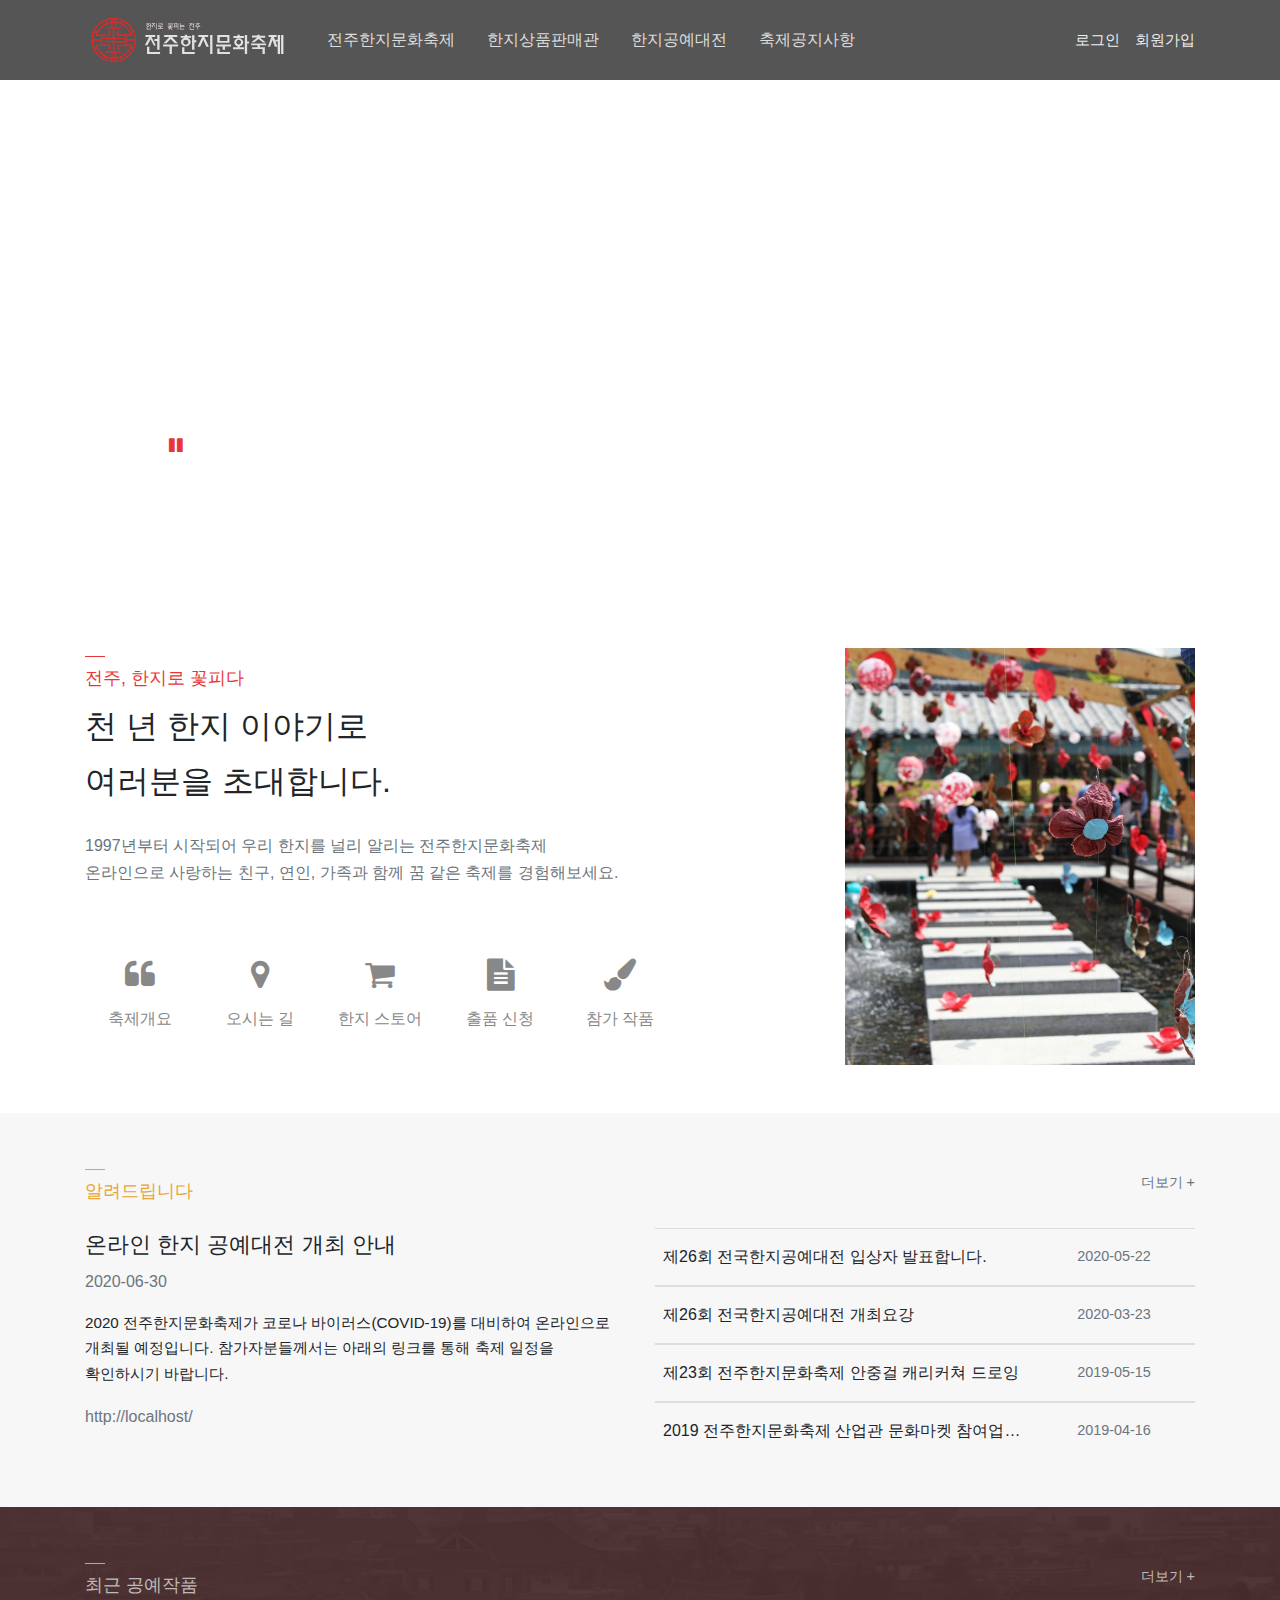
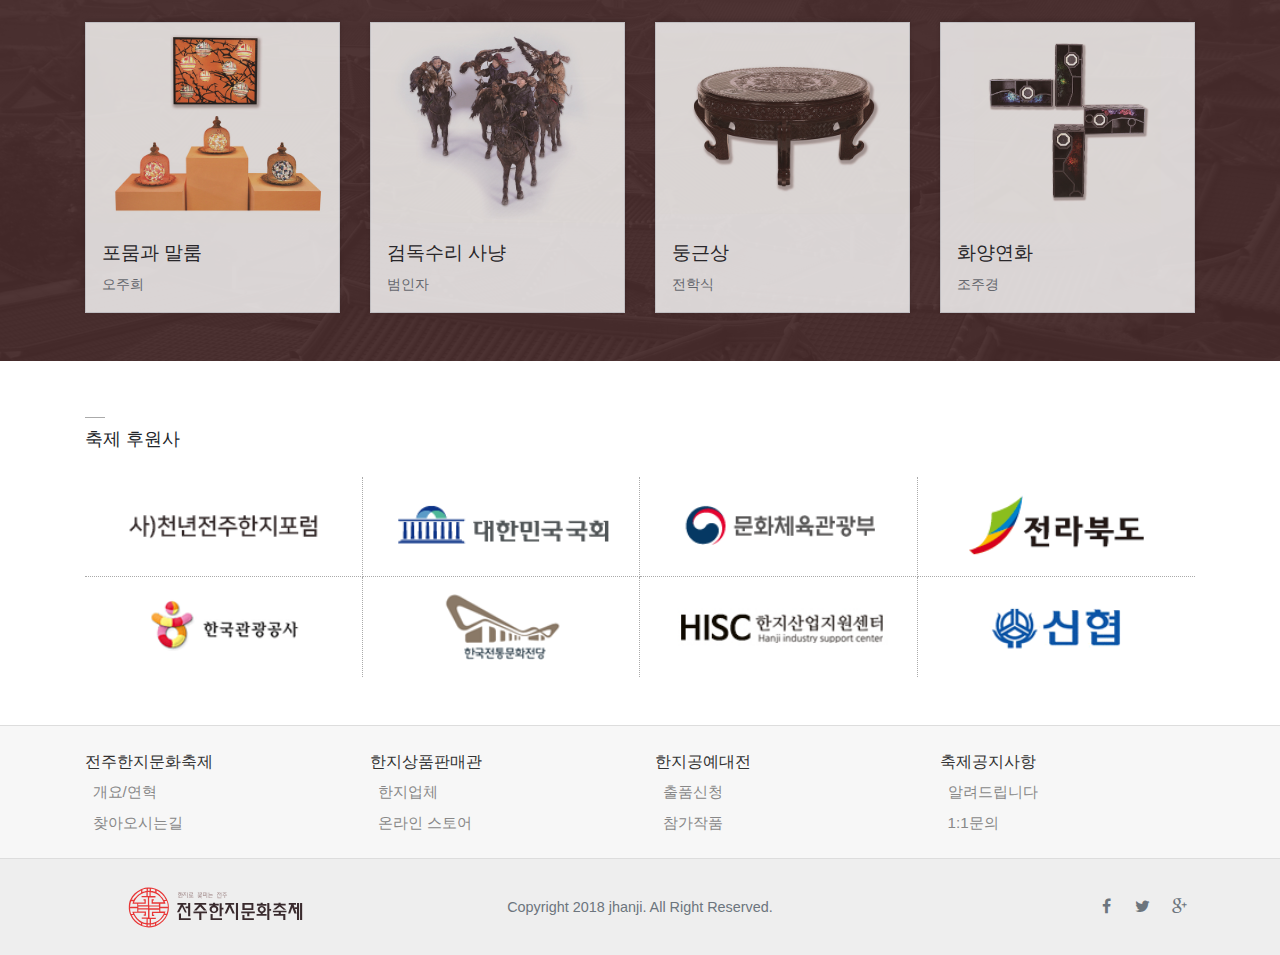
<file: index.html>
<!DOCTYPE html>
<html lang="en">
<head>
    <meta charset="UTF-8">
    <meta name="viewport" content="width=device-width, initial-scale=1.0">
    <title>전주한지문화축제</title>
    <script src="./js/jquery-3.4.1.min.js"></script>
    <link rel="stylesheet" href="./css/bootstrap.min.css">
    <script src="./js/bootstrap.min.js"></script>
    <link rel="stylesheet" href="./css/font-awesome.min.css">
    <link rel="stylesheet" href="./css/style.css">
</head>
<body>
    <!-- 헤더 영역 -->
    <input type="checkbox" id="open-aside" hidden>
    <header>
        <div class="container d-between h-100">
            <div class="d-flex align-items-center">
                <a href="#">
                    <img src="./images/Wlogo.svg" alt="전주한지문화축제" title="전주한지문화축제" height="50">
                </a>
                <div class="header-nav d-none d-lg-flex ml-4">
                    <div class="header-nav__item">
                        <a href="#">전주한지문화축제</a>
                        <div class="header-nav__list">
                            <a href="#">개요/연혁</a>
                            <a href="#">찾아오시는길</a>
                        </div>
                    </div>
                    <div class="header-nav__item">
                        <a href="#">한지상품판매관</a>
                        <div class="header-nav__list">
                            <a href="#">한지업체</a>
                            <a href="#">온라인스토어</a>
                        </div>
                    </div>
                    <div class="header-nav__item">
                        <a href="#">한지공예대전</a>
                        <div class="header-nav__list">
                            <a href="#">출품신청</a>
                            <a href="#">참가작품</a>
                        </div>
                    </div>
                    <div class="header-nav__item">
                        <a href="#">축제공지사항</a>
                        <div class="header-nav__list">
                            <a href="#">알려드립니다</a>
                            <a href="#">1:1문의</a>
                        </div>
                    </div>
                </div>
            </div>
            <div class="header-util d-none d-lg-flex">
                <a href="#">로그인</a>
                <a href="#">회원가입</a>
            </div>
            <label for="open-aside" class="icon d-lg-none text-gray">
                <i class="fa fa-bars fa-lg"></i>
            </label>
        </div>
    </header>
    <label class="aside__background" for="open-aside"></label>
    <aside class="d-lg-none">
        <div class="aside__content">
            <div class="aside-util d-between">
                <div class="text-muted text-ellipsis">
                    로그인이 필요합니다.
                </div>
                <div>
                    <a href="#">로그인</a>
                    <a href="#">회원가입</a>
                </div>
            </div>
            <div class="aside-nav">
                <div class="aside-nav__item">
                    <a href="#">전주한지문화축제</a>
                    <div class="aside-nav__list">
                        <a href="#">개요/연혁</a>
                        <a href="#">찾아오시는길</a>
                    </div>
                </div>
                <div class="aside-nav__item">
                    <a href="#">한지상품판매관</a>
                    <div class="aside-nav__list">
                        <a href="#">한지업체</a>
                        <a href="#">온라인스토어</a>
                    </div>
                </div>
                <div class="aside-nav__item">
                    <a href="#">한지공예대전</a>
                    <div class="aside-nav__list">
                        <a href="#">출품신청</a>
                        <a href="#">참가작품</a>
                    </div>
                </div>
                <div class="aside-nav__item">
                    <a href="#">축제공지사항</a>
                    <div class="aside-nav__list">
                        <a href="#">알려드립니다</a>
                        <a href="#">1:1문의</a>
                    </div>
                </div>
            </div>
        </div>
    </aside>
    <!-- /헤더 영역 -->

    <!-- 비주얼 영역 -->
    <input type="checkbox" id="s-pause" hidden>
    <input type="radio" id="move-1-2" name="slide" hidden>
    <input type="radio" id="move-2-3" name="slide" hidden>
    <input type="radio" id="move-3-1" name="slide" hidden checked>
    <input type="radio" id="move-3-2" name="slide" hidden>
    <input type="radio" id="move-2-1" name="slide" hidden>
    <input type="radio" id="move-1-3" name="slide" hidden>
    <input type="radio" id="move-1-2-copy" name="slide" hidden>
    <input type="radio" id="move-2-3-copy" name="slide" hidden>
    <input type="radio" id="move-3-1-copy" name="slide" hidden>
    <input type="radio" id="move-3-2-copy" name="slide" hidden>
    <input type="radio" id="move-2-1-copy" name="slide" hidden>
    <input type="radio" id="move-1-3-copy" name="slide" hidden>
    <div class="visual">
        <div class="visual__images">
            <img src="./images/visual/1.jpg" alt="비주얼 이미지" title="비주얼 이미지">
            <img src="./images/visual/2.jpg" alt="비주얼 이미지" title="비주얼 이미지">
            <img src="./images/visual/3.jpg" alt="비주얼 이미지" title="비주얼 이미지">
        </div>
        <div class="visual__content container">
            <div class="visual__texts">
                <div class="text">
                    <p>몸은 떨어져 있어도</p>
                    <p>마음은 함께하는</p>
                    <p><strong>2020 한지문화축제</strong></p>
                </div>
                <div class="text">
                    <p>남녀노소 누구나</p>
                    <p>쉽고 간편히 즐길 수 있는</p>
                    <p><strong>온라인 한지공예대전</strong></p>
                </div>
                <div class="text">
                    <p>천년 전통의 멋과 얼,</p>
                    <p>숨결이 그대로 간직된</p>
                    <p><strong>한지상품판매관</strong></p>
                </div>
            </div>
            <div class="visual__controls">
                <div class="control control-move">
                    <label class="label-1"></label>
                    <label class="label-2" for="move-2-1"></label>
                    <label class="label-3" for="move-3-1"></label>
                    <label class="label-1-copy"></label>
                    <label class="label-2-copy" for="move-2-1-copy"></label>
                    <label class="label-3-copy" for="move-3-1-copy"></label>
                </div>
                <div class="control control-move">
                    <label class="label-1" for="move-1-2"></label>
                    <label class="label-2"></label>
                    <label class="label-3" for="move-3-2"></label>
                    <label class="label-1-copy" for="move-1-2-copy"></label>
                    <label class="label-2-copy"></label>
                    <label class="label-3-copy" for="move-3-2-copy"></label>
                </div>
                <div class="control control-move">
                    <label class="label-1" for="move-1-3"></label>
                    <label class="label-2" for="move-2-3"></label>
                    <label class="label-3"></label>
                    <label class="label-1-copy" for="move-1-3-copy"></label>
                    <label class="label-2-copy" for="move-2-3-copy"></label>
                    <label class="label-3-copy"></label>
                </div>
                <div class="control control-play">
                    <i class="fa fa-play"></i>
                    <label for="s-pause"></label>
                </div>
                <div class="control control-pause">
                    <i class="fa fa-pause"></i>
                    <label for="s-pause"></label>
                </div>
            </div>
        </div>
    </div>
    <!-- /비주얼 영역 -->
    <!-- 축제 소개 -->
    <div class="container py-5">
        <div class="row">
            <div class="col-lg-8">
                <div class="mb-4">
                    <hr class="bg-red">
                    <span class="title text-red">전주, 한지로 꽃피다</span>
                    <p class="pre-line fx-7 mt-2 keep-all">천 년 한지 이야기로
                        여러분을 초대합니다.</p>
                </div>
                <div>
                    <p class="auto-line text-muted keep-all">1997년부터 시작되어 우리 한지를 널리 알리는 전주한지문화축제
                    온라인으로 사랑하는 친구, 연인, 가족과 함께 꿈 같은 축제를 경험해보세요.</p>
                </div>
                <div class="link mt-5">
                    <div class="link-item">
                        <a href="#">
                            <span class="icon mb-3">
                                <i class="fa fa-quote-left fa-2x"></i>
                            </span>    
                            축제개요
                        </a>
                    </div>
                    <div class="link-item">
                        <a href="#">
                            <span class="icon mb-3">
                                <i class="fa fa-map-marker fa-2x"></i>
                            </span>    
                            오시는 길
                        </a>
                    </div>
                    <div class="link-item">
                        <a href="#">
                            <span class="icon mb-3">
                                <i class="fa fa-shopping-cart fa-2x"></i>
                            </span>    
                            한지 스토어
                        </a>
                    </div>
                    <div class="link-item">
                        <a href="#">
                            <span class="icon mb-3">
                                <i class="fa fa-file-text fa-2x"></i>
                            </span>    
                            출품 신청
                        </a>
                    </div>
                    <div class="link-item">
                        <a href="#">
                            <span class="icon mb-3">
                                <i class="fa fa-paint-brush fa-2x"></i>
                            </span>    
                            참가 작품
                        </a>
                    </div>
                </div>
            </div>
            <div class="col-lg-4 mt-5 mt-lg-0">
                <img class="fit-cover" src="./images/24.jpg" alt="축제 이미지" title="축제 이미지">
            </div>
        </div>
    </div>
    <!-- /축제 소개 -->
    <!-- 알려드립니다 -->
    <div class="bg-gray">
        <div class="container py-5">
            <div class="d-between">
                <div>
                    <hr class="bg-yellow">
                    <span class="title text-yellow">알려드립니다</span>
                </div>
                <a href="#" class="fx-n2 text-muted">더보기 +</a>
            </div>
            <div class="row mt-4">
                <div class="col-lg-6">
                    <div class="fx-4">온라인 한지 공예대전 개최 안내</div>
                    <div class="mt-2 text-muted">2020-06-30</div>
                    <div class="my-3">
                        <p class="fx-n1 keep-all">2020 전주한지문화축제가 코로나 바이러스(COVID-19)를 대비하여 온라인으로 개최될 예정입니다. 참가자분들께서는 아래의 링크를 통해 축제 일정을 확인하시기 바랍니다.</p>
                        <p class="mt-3"><a href="#" class="mt-4 text-muted">http://localhost/</a></p>
                    </div>
                </div>
                <div class="col-lg-6">
                    <div class="t-row">
                        <div class="cell-70 px-2 text-left text-ellipsis" title="제26회 전국한지공예대전 입상자 발표합니다.">
                            제26회 전국한지공예대전 입상자 발표합니다.
                        </div>
                        <div class="cell-30 fx-n2 text-muted">2020-05-22</div>
                    </div>
                    <div class="t-row">
                        <div class="cell-70 px-2 text-left text-ellipsis" title="제26회 전국한지공예대전 개최요강">
                            제26회 전국한지공예대전 개최요강
                        </div>
                        <div class="cell-30 fx-n2 text-muted">2020-03-23</div>
                    </div>
                    <div class="t-row">
                        <div class="cell-70 px-2 text-left text-ellipsis" title="제23회 전주한지문화축제 안중걸 캐리커쳐 드로잉">
                            제23회 전주한지문화축제 안중걸 캐리커쳐 드로잉
                        </div>
                        <div class="cell-30 fx-n2 text-muted">2019-05-15</div>
                    </div>
                    <div class="t-row">
                        <div class="cell-70 px-2 text-left text-ellipsis" title="2019 전주한지문화축제 산업관 문화마켓 참여업체 모집공고(추가모집)">
                            2019 전주한지문화축제 산업관 문화마켓 참여업체 모집공고(추가모집)
                        </div>
                        <div class="cell-30 fx-n2 text-muted">2019-04-16</div>
                    </div>
                    
                </div>
            </div>
        </div>
    </div>
    <!-- /알려드립니다 -->
    <!-- 공예대전 갤러리-->
    <div class="position-relative">
        <div class="background background--darkred">
            <img src="./images/40.jpg" alt="배경 이미지" title="배경 이미지">
        </div> 
        <div class="container py-5">
            <div class="d-between">
                <div>
                    <hr class="bg-muted"></hr>
                    <span class="title text-gray">최근 공예작품</span>
                </div>
                <a href="#" class="text-gray fx-n2">더보기 +</a>
            </div>
            <div class="row mt-4">
                <div class="col-lg-3 col-6 mb-4 mb-lg-0">
                    <div class="gallery-item border bg-white box-shadow">
                        <img class="fit-contain hx-200" src="./images/gallery/1.jpg" alt="갤러리 이미지" title="갤러리 이미지">
                        <div class="gallery-item__info p-3">
                            <div class="fx-3 mb-1">포뭄과 말룸</div>
                            <span class="fx-n2 text-muted">오주희</span>
                        </div>
                    </div>
                </div>
                <div class="col-lg-3 col-6 mb-4 mb-lg-0">
                    <div class="gallery-item border bg-white box-shadow">
                        <img class="fit-contain hx-200" src="./images/gallery/2.jpg" alt="갤러리 이미지" title="갤러리 이미지">
                        <div class="gallery-item__info p-3">
                            <div class="fx-3 mb-1">검독수리 사냥</div>
                            <span class="fx-n2 text-muted">범인자</span>
                        </div>
                    </div>
                </div>
                <div class="col-lg-3 col-6 mb-4 mb-lg-0">
                    <div class="gallery-item border bg-white box-shadow">
                        <img class="fit-contain hx-200" src="./images/gallery/3.jpg" alt="갤러리 이미지" title="갤러리 이미지">
                        <div class="gallery-item__info p-3">
                            <div class="fx-3 mb-1">둥근상</div>
                            <span class="fx-n2 text-muted">전학식</span>
                        </div>
                    </div>
                </div>
                <div class="col-lg-3 col-6 mb-4 mb-lg-0">
                    <div class="gallery-item border bg-white box-shadow">
                        <img class="fit-contain hx-200" src="./images/gallery/4.jpg" alt="갤러리 이미지" title="갤러리 이미지">
                        <div class="gallery-item__info p-3">
                            <div class="fx-3 mb-1">화양연화</div>
                            <span class="fx-n2 text-muted">조주경</span>
                        </div>
                    </div>
                </div>
            </div>
        </div>
    </div>
    <!-- /공예대전 갤러리 -->
    <!-- 후원사 -->
    <div class="container py-5">
        <input type="checkbox" id="pause-company" hidden>
        <div class="company-header d-between align-items-end">
            <div>
                <hr>
                <div class="title">축제 후원사</div>
            </div>
            <label for="pause-company" class="company-control icon text-red d-lg-none">
                <span class="play">
                    <i class="fa fa-play"></i>
                </span>
                <span class="pause">
                    <i class="fa fa-pause"></i>
                </span>
            </label>
        </div>
        <div class="company mt-4">
            <img src="./images/company/1.jpg" alt="후원사 이미지">
            <img src="./images/company/2.jpg" alt="후원사 이미지">
            <img src="./images/company/3.jpg" alt="후원사 이미지">
            <img src="./images/company/4.jpg" alt="후원사 이미지">
            <img src="./images/company/5.jpg" alt="후원사 이미지">
            <img src="./images/company/6.jpg" alt="후원사 이미지">
            <img src="./images/company/7.jpg" alt="후원사 이미지">
            <img src="./images/company/8.jpg" alt="후원사 이미지">
        </div>
    </div>
    <!-- /후원사 -->
    <!-- 푸터 -->
    <footer>
        <div class="footer__top">
            <div class="container py-4">
                <div class="row">
                    <div class="col-lg-3 col-6 mb-4 mb-lg-0">
                        <div class="footer-nav">
                            <span class="footer-nav__item">전주한지문화축제</>
                            <div class="footer-nav__list">
                                <a href="#">개요/연혁</a>
                                <a href="#">찾아오시는길</a>
                            </div>
                        </div>
                    </div>
                    <div class="col-lg-3 col-6 mb-4 mb-lg-0">
                        <div class="footer-nav">
                            <span class="footer-nav__item">한지상품판매관</>
                            <div class="footer-nav__list">
                                <a href="#">한지업체</a>
                                <a href="#">온라인 스토어</a>
                            </div>
                        </div>
                    </div>
                    <div class="col-lg-3 col-6 mb-4 mb-lg-0">
                        <div class="footer-nav">
                            <span class="footer-nav__item">한지공예대전</>
                            <div class="footer-nav__list">
                                <a href="#">출품신청</a>
                                <a href="#">참가작품</a>
                            </div>
                        </div>
                    </div>
                    <div class="col-lg-3 col-6 mb-4 mb-lg-0">
                        <div class="footer-nav">
                            <span class="footer-nav__item">축제공지사항</>
                            <div class="footer-nav__list">
                                <a href="#">알려드립니다</a>
                                <a href="#">1:1문의</a>
                            </div>
                        </div>
                    </div>
                </div>     
            </div>
        </div>
        <div class="footer__bottom">
            <div class="container py-2">
                <div class="row align-items-center">
                    <div class="col-lg-3 text-center">
                        <a href="#">
                            <img src="./images/logo.svg" alt="전주한지문화축제" height="45">
                        </a>
                    </div>
                    <div class="col-lg-6 order-2 order-lg-0">
                        <p class="fx-n2 text-muted text-center">Copyright 2018 jhanji. All Right Reserved.</p>
                    </div>
                    <div class="col-lg-3 text-muted text-center text-lg-right my-4 my-0">
                        <div class="icon"><i class="fa fa-facebook"></i></div>
                        <div class="icon"><i class="fa fa-twitter"></i></div>
                        <div class="icon"><i class="fa fa-google-plus"></i></div>
                    </div>
                </div>
            </div>     
        </div>
    </footer>
    <!-- /푸터 -->
</body>
</html>
</file>
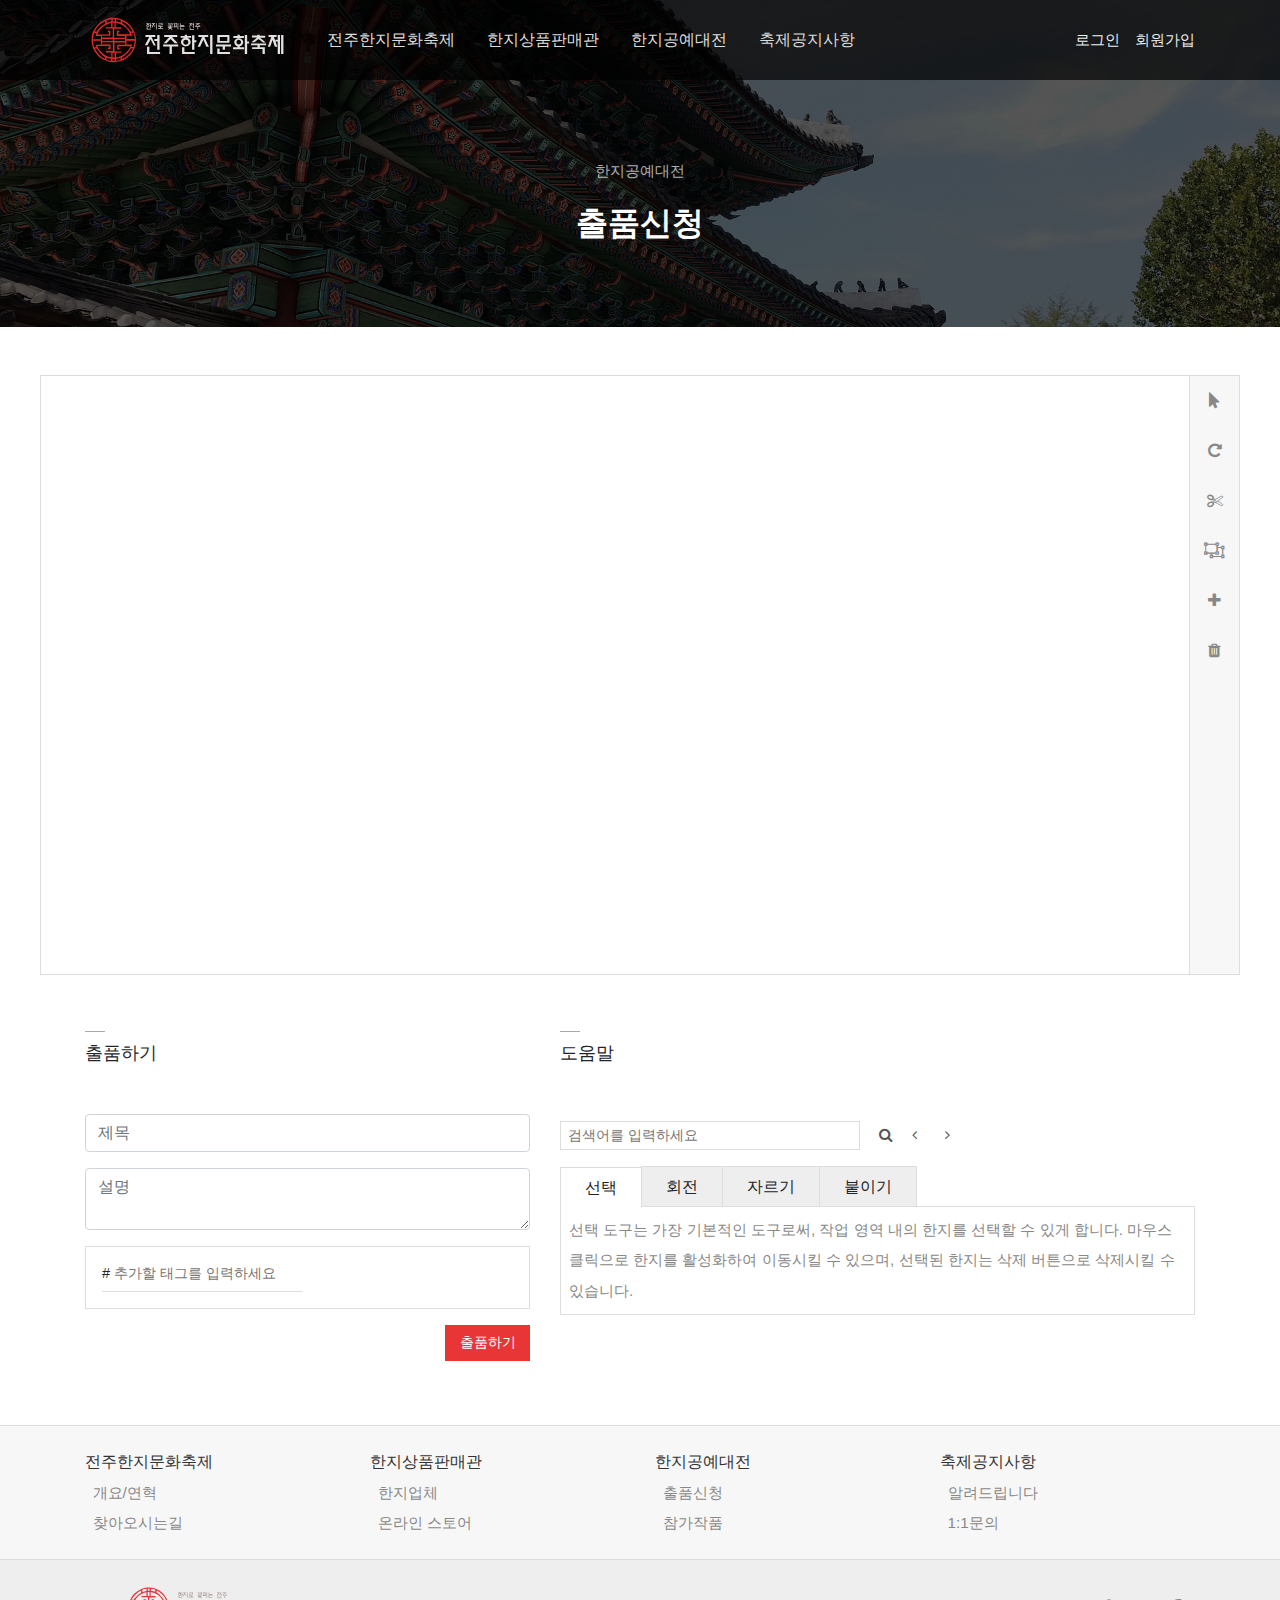
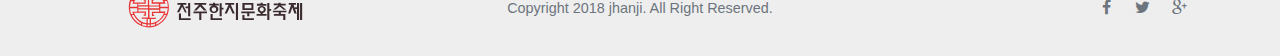
<file: entry.html>
<!DOCTYPE html>
<html lang="en">
<head>
    <meta charset="UTF-8">
    <meta name="viewport" content="width=device-width, initial-scale=1.0">
    <title>전주한지문화축제</title>
    <script src="./js/jquery-3.4.1.min.js"></script>
    <link rel="stylesheet" href="./css/bootstrap.min.css">
    <script src="./js/bootstrap.min.js"></script>
    <link rel="stylesheet" href="./css/font-awesome.min.css">
    <link rel="stylesheet" href="./css/style.css">
    <script src="./js/common.js"></script>
</head>
<body>
    <!-- 헤더 영역 -->
    <input type="checkbox" id="open-aside" hidden>
    <header>
        <div class="container d-between h-100">
            <div class="d-flex align-items-center">
                <a href="#">
                    <img src="./images/Wlogo.svg" alt="전주한지문화축제" title="전주한지문화축제" height="50">
                </a>
                <div class="header-nav d-none d-lg-flex ml-4">
                    <div class="header-nav__item">
                        <a href="#">전주한지문화축제</a>
                        <div class="header-nav__list">
                            <a href="#">개요/연혁</a>
                            <a href="#">찾아오시는길</a>
                        </div>
                    </div>
                    <div class="header-nav__item">
                        <a href="#">한지상품판매관</a>
                        <div class="header-nav__list">
                            <a href="#">한지업체</a>
                            <a href="#">온라인스토어</a>
                        </div>
                    </div>
                    <div class="header-nav__item">
                        <a href="#">한지공예대전</a>
                        <div class="header-nav__list">
                            <a href="#">출품신청</a>
                            <a href="#">참가작품</a>
                        </div>
                    </div>
                    <div class="header-nav__item">
                        <a href="#">축제공지사항</a>
                        <div class="header-nav__list">
                            <a href="#">알려드립니다</a>
                            <a href="#">1:1문의</a>
                        </div>
                    </div>
                </div>
            </div>
            <div class="header-util d-none d-lg-flex">
                <a href="#">로그인</a>
                <a href="#">회원가입</a>
            </div>
            <label for="open-aside" class="icon d-lg-none text-gray">
                <i class="fa fa-bars fa-lg"></i>
            </label>
        </div>
    </header>
    <label class="aside__background" for="open-aside"></label>
    <aside class="d-lg-none">
        <div class="aside__content">
            <div class="aside-util d-between">
                <div class="text-muted text-ellipsis">
                    로그인이 필요합니다.
                </div>
                <div>
                    <a href="#">로그인</a>
                    <a href="#">회원가입</a>
                </div>
            </div>
            <div class="aside-nav">
                <div class="aside-nav__item">
                    <a href="#">전주한지문화축제</a>
                    <div class="aside-nav__list">
                        <a href="#">개요/연혁</a>
                        <a href="#">찾아오시는길</a>
                    </div>
                </div>
                <div class="aside-nav__item">
                    <a href="#">한지상품판매관</a>
                    <div class="aside-nav__list">
                        <a href="#">한지업체</a>
                        <a href="#">온라인스토어</a>
                    </div>
                </div>
                <div class="aside-nav__item">
                    <a href="#">한지공예대전</a>
                    <div class="aside-nav__list">
                        <a href="#">출품신청</a>
                        <a href="#">참가작품</a>
                    </div>
                </div>
                <div class="aside-nav__item">
                    <a href="#">축제공지사항</a>
                    <div class="aside-nav__list">
                        <a href="#">알려드립니다</a>
                        <a href="#">1:1문의</a>
                    </div>
                </div>
            </div>
        </div>
    </aside>
    <!-- /헤더 영역 -->

    <!-- 비주얼 영역 -->
    <div class="position-relative">
        <div class="background background--black">
            <img src="./images/48.jpg" alt="비주얼 이미지" title="비주얼 이미지">
        </div>
        <div class="visual__content container">
            <div class="text-center padding">
                <div class="fx-n1 text-gray">한지공예대전</div>
                <div class="fx-7 text-white font-weight-bold mt-3">출품신청</div>
            </div>
        </div>
    </div>
    <!-- /비주얼 영역 -->

    <!-- 공예 작업 & 도구 영역 -->
    <div class="container-fluid py-5">
        <div class="workspace__outer">
            <div id="workspace">
                <canvas width="1150" height="600"></canvas>
            </div>
            <div class="tool">
                <div class="tool__item" title="선택" data-tool="select">
                    <i class="fa fa-mouse-pointer"></i>
                </div>
                <div class="tool__item" title="회전" data-tool="spin">
                    <i class="fa fa-repeat"></i>
                </div>
                <div class="tool__item" title="자르기" data-tool="cut">
                    <i class="fa fa-cut"></i>
                </div>
                <div class="tool__item" title="붙이기" data-tool="glue">
                    <i class="fa fa-object-ungroup"></i>
                </div>
                <div class="tool__item" data-target="#list-modal" data-toggle="modal" title="추가">
                    <i class="fa fa-plus"></i>
                </div>
                <div class="tool__item" data-role="remove" title="삭제">
                    <i class="fa fa-trash"></i>
                </div>
            </div>
        </div>
    </div>
    <!-- /공예 작업 & 도구 영역 -->

    <!-- 출품 정보 입력 & 도움말 영역 -->
    <div class="container pb-5">
        <div class="row">
            <div class="col-lg-5">
                <hr>
                <div class="title">출품하기</div>
                <form class="mt-5">
                    <div class="form-group">
                        <input type="text" id="title" class="form-control" name="title" placeholder="제목" required>
                    </div>
                    <div class="form-group">
                        <textarea name="description" id="description" cols="30" rows="2" class="form-control" placeholder="설명"></textarea>
                    </div>
                    <div class="form-group">
                        <div id="entry-tags" data-name="hashTags"></div>
                    </div>
                    <div class="form-group text-right">
                        <button class="btn-filled">출품하기</button>
                    </div>
                </form>
            </div>
            <div class="col-lg-7">
                <hr>
                <div class="title">도움말</div>
                <div class="help mt-5">
                    <input type="radio" id="tab-select" name="help" hidden checked>
                    <input type="radio" id="tab-spin" name="help" hidden>
                    <input type="radio" id="tab-cut" name="help" hidden>
                    <input type="radio" id="tab-glue" name="help" hidden>
                    <div class="help-search">
                        <input type="text" placeholder="검색어를 입력하세요">
                        <button class="search"><i class="fa fa-search"></i></button>
                        <button class="prev"><i class="fa fa-angle-left"></i></button>
                        <button class="next"><i class="fa fa-angle-right"></i></button>
                        <span class="fx-n2 text-muted ml-2"></span>
                    </div>
                    <div class="help-tabs">
                        <label for="tab-select" class="help-tab select">선택</label>
                        <label for="tab-spin" class="help-tab spin">회전</label>
                        <label for="tab-cut" class="help-tab cut">자르기</label>
                        <label for="tab-glue" class="help-tab glue">붙이기</label>
                    </div>
                    <div class="help-body">
                        <div class="help-item select" data-type="select">
                            선택 도구는 가장 기본적인 도구로써, 작업 영역 내의 한지를 선택할 수 있게 합니다. 
                            마우스 클릭으로 한지를 활성화하여 이동시킬 수 있으며, 선택된 한지는 삭제 버튼으로 삭제시킬 수 있습니다.
                        </div>
                        <div class="help-item spin" data-type="spin">
                            회전 도구는 작업 영역 내의 한지를 회전할 수 있는 도구입니다. 
                            마우스 더블 클릭으로 회전하고자 하는 한지를 선택하면, 좌우로 마우스를 끌어당겨 회전시킬 수 있습니다. 
                            회전한 뒤에는 우 클릭의 콘텍스트 메뉴로 '확인'을 눌러 한지의 회전 상태를 작업 영역에 반영할 수 있습니다.
                        </div>
                        <div class="help-item cut" data-type="cut">
                            자르기 도구는 작업 영역 내의 한지를 자를 수 있는 도구입니다. 
                            마우스 더블 클릭으로 자르고자 하는 한지를 선택하면 마우스를 움직임으로써 자르고자 하는 궤적을 그릴 수 있습니다. 
                            궤적을 그린 뒤에는 우 클릭의 콘텍스트 메뉴로 '자르기'를 눌러 그려진 궤적에 따라 한지를 자를 수 있습니다.
                        </div>
                        <div class="help-item glue" data-type="glue">
                            붙이기 도구는 작업 영역 내의 한지들을 붙일 수 있는 도구입니다.
                            마우스 더블 클릭으로 붙이고자 하는 한지를 선택하면 처음 선택한 한지와 근접한 한지들을 선택할 수 있습니다. 
                            붙일 한지를 모두 선택한 뒤에는 우 클릭의 콘텍스트 메뉴로 '붙이기'를 눌러 선택한 한지를 붙일 수 있습니다.
                        </div>
                    </div>
                </div>
            </div>
        </div>
    </div>
    <!-- /출품 정보 입력 & 도움말 영역 -->

    <!-- 구매한 리스트 -->
    <div id="list-modal" class="modal fade">
        <div class="modal-dialog modal-lg">
            <div class="modal-content">
                <div class="modal-header">
                    <div class="fx-5 text-red">추가</div>
                </div>
                <div class="modal-body">
                    <div class="row"></div>
                </div>
            </div>
        </div>
    </div>
    <!-- /구매한 리스트 -->


    <script src="./js/entry/Workspace.js"></script>
    <script src="./js/entry/Paper.js"></script>
    <script src="./js/entry/Source.js"></script>
    <script src="./js/entry/Tool.js"></script>
    <script src="./js/entry/Select.js"></script>
    <script src="./js/entry/Spin.js"></script>
    <script src="./js/entry/Cut.js"></script>
    <script src="./js/entry/Glue.js"></script>
    <script src="./js/entry.js"></script>

    <!-- 푸터 -->
    <footer>
        <div class="footer__top">
            <div class="container py-4">
                <div class="row">
                    <div class="col-lg-3 col-6 mb-4 mb-lg-0">
                        <div class="footer-nav">
                            <span class="footer-nav__item">전주한지문화축제</>
                            <div class="footer-nav__list">
                                <a href="#">개요/연혁</a>
                                <a href="#">찾아오시는길</a>
                            </div>
                        </div>
                    </div>
                    <div class="col-lg-3 col-6 mb-4 mb-lg-0">
                        <div class="footer-nav">
                            <span class="footer-nav__item">한지상품판매관</>
                            <div class="footer-nav__list">
                                <a href="#">한지업체</a>
                                <a href="#">온라인 스토어</a>
                            </div>
                        </div>
                    </div>
                    <div class="col-lg-3 col-6 mb-4 mb-lg-0">
                        <div class="footer-nav">
                            <span class="footer-nav__item">한지공예대전</>
                            <div class="footer-nav__list">
                                <a href="#">출품신청</a>
                                <a href="#">참가작품</a>
                            </div>
                        </div>
                    </div>
                    <div class="col-lg-3 col-6 mb-4 mb-lg-0">
                        <div class="footer-nav">
                            <span class="footer-nav__item">축제공지사항</>
                            <div class="footer-nav__list">
                                <a href="#">알려드립니다</a>
                                <a href="#">1:1문의</a>
                            </div>
                        </div>
                    </div>
                </div>     
            </div>
        </div>
        <div class="footer__bottom">
            <div class="container py-2">
                <div class="row align-items-center">
                    <div class="col-lg-3 text-center">
                        <a href="#">
                            <img src="./images/logo.svg" alt="전주한지문화축제" height="45">
                        </a>
                    </div>
                    <div class="col-lg-6 order-2 order-lg-0">
                        <p class="fx-n2 text-muted text-center">Copyright 2018 jhanji. All Right Reserved.</p>
                    </div>
                    <div class="col-lg-3 text-muted text-center text-lg-right my-4 my-0">
                        <div class="icon"><i class="fa fa-facebook"></i></div>
                        <div class="icon"><i class="fa fa-twitter"></i></div>
                        <div class="icon"><i class="fa fa-google-plus"></i></div>
                    </div>
                </div>
            </div>     
        </div>
    </footer>
    <!-- /푸터 -->
</body>
</html>
</file>
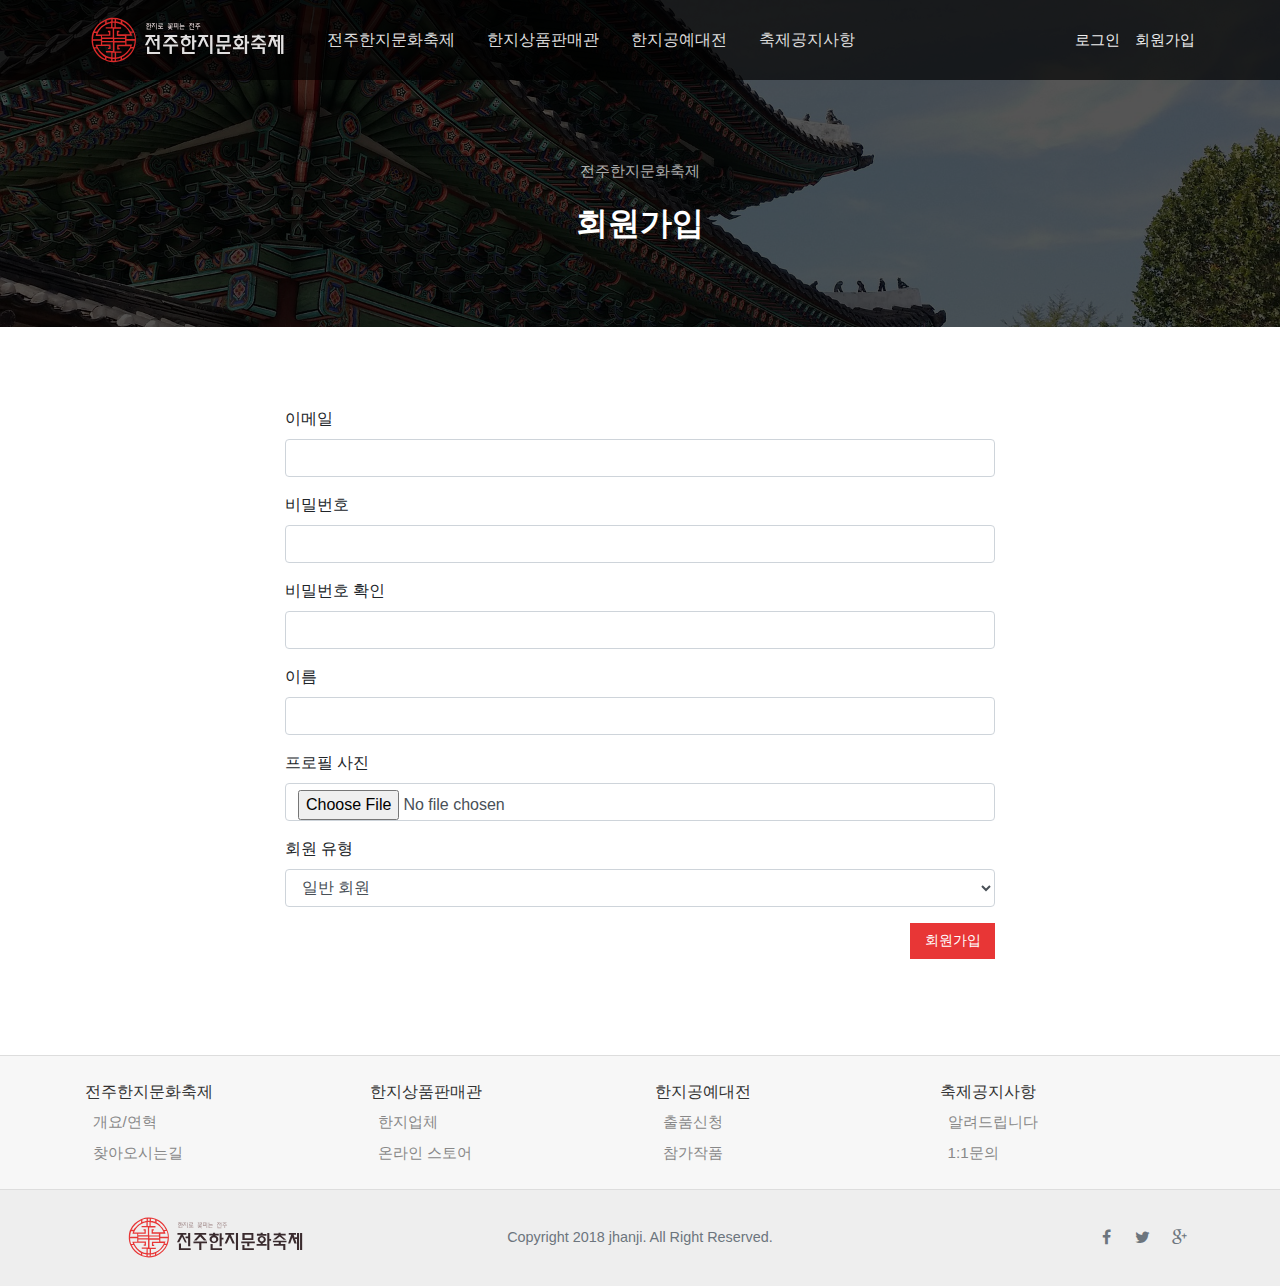
<file: sign-up.html>
<!DOCTYPE html>
<html lang="en">
<head>
    <meta charset="UTF-8">
    <meta name="viewport" content="width=device-width, initial-scale=1.0">
    <title>전주한지문화축제</title>
    <script src="./js/jquery-3.4.1.min.js"></script>
    <link rel="stylesheet" href="./css/bootstrap.min.css">
    <script src="./js/bootstrap.min.js"></script>
    <link rel="stylesheet" href="./css/font-awesome.min.css">
    <link rel="stylesheet" href="./css/style.css">
    <script src="./js/common.js"></script>
</head>
<body>
    <!-- 헤더 영역 -->
    <input type="checkbox" id="open-aside" hidden>
    <header>
        <div class="container d-between h-100">
            <div class="d-flex align-items-center">
                <a href="#">
                    <img src="./images/Wlogo.svg" alt="전주한지문화축제" title="전주한지문화축제" height="50">
                </a>
                <div class="header-nav d-none d-lg-flex ml-4">
                    <div class="header-nav__item">
                        <a href="#">전주한지문화축제</a>
                        <div class="header-nav__list">
                            <a href="#">개요/연혁</a>
                            <a href="#">찾아오시는길</a>
                        </div>
                    </div>
                    <div class="header-nav__item">
                        <a href="#">한지상품판매관</a>
                        <div class="header-nav__list">
                            <a href="#">한지업체</a>
                            <a href="#">온라인스토어</a>
                        </div>
                    </div>
                    <div class="header-nav__item">
                        <a href="#">한지공예대전</a>
                        <div class="header-nav__list">
                            <a href="#">출품신청</a>
                            <a href="#">참가작품</a>
                        </div>
                    </div>
                    <div class="header-nav__item">
                        <a href="#">축제공지사항</a>
                        <div class="header-nav__list">
                            <a href="#">알려드립니다</a>
                            <a href="#">1:1문의</a>
                        </div>
                    </div>
                </div>
            </div>
            <div class="header-util d-none d-lg-flex">
                <a href="#">로그인</a>
                <a href="#">회원가입</a>
            </div>
            <label for="open-aside" class="icon d-lg-none text-gray">
                <i class="fa fa-bars fa-lg"></i>
            </label>
        </div>
    </header>
    <label class="aside__background" for="open-aside"></label>
    <aside class="d-lg-none">
        <div class="aside__content">
            <div class="aside-util d-between">
                <div class="text-muted text-ellipsis">
                    로그인이 필요합니다.
                </div>
                <div>
                    <a href="#">로그인</a>
                    <a href="#">회원가입</a>
                </div>
            </div>
            <div class="aside-nav">
                <div class="aside-nav__item">
                    <a href="#">전주한지문화축제</a>
                    <div class="aside-nav__list">
                        <a href="#">개요/연혁</a>
                        <a href="#">찾아오시는길</a>
                    </div>
                </div>
                <div class="aside-nav__item">
                    <a href="#">한지상품판매관</a>
                    <div class="aside-nav__list">
                        <a href="#">한지업체</a>
                        <a href="#">온라인스토어</a>
                    </div>
                </div>
                <div class="aside-nav__item">
                    <a href="#">한지공예대전</a>
                    <div class="aside-nav__list">
                        <a href="#">출품신청</a>
                        <a href="#">참가작품</a>
                    </div>
                </div>
                <div class="aside-nav__item">
                    <a href="#">축제공지사항</a>
                    <div class="aside-nav__list">
                        <a href="#">알려드립니다</a>
                        <a href="#">1:1문의</a>
                    </div>
                </div>
            </div>
        </div>
    </aside>
    <!-- /헤더 영역 -->

    <!-- 비주얼 영역 -->
    <div class="position-relative">
        <div class="background background--black">
            <img src="./images/48.jpg" alt="비주얼 이미지" title="비주얼 이미지">
        </div>
        <div class="visual__content container">
            <div class="text-center padding">
                <div class="fx-n1 text-gray">전주한지문화축제</div>
                <div class="fx-7 text-white font-weight-bold mt-3">회원가입</div>
            </div>
        </div>
    </div>
    <!-- /비주얼 영역 -->

    <div class="container padding">
        <form id="sign-up" class="col-8 mx-auto">
            <div class="form-group">
                <label for="user_email">이메일</label>
                <input type="text" id="user_email" class="form-control" name="user_email">
                <small class="error text-red"></small>
            </div>
            <div class="form-group">
                <label for="password">비밀번호</label>
                <input type="password" id="password" class="form-control" name="password">
                <small class="error text-red"></small>
            </div>
            <div class="form-group">
                <label for="passconf">비밀번호 확인</label>
                <input type="password" id="passconf" class="form-control" name="passconf">
                <small class="error text-red"></small>
            </div>
            <div class="form-group">
                <label for="user_name">이름</label>
                <input type="text" id="user_name" class="form-control" name="user_name">
                <small class="error text-red"></small>
            </div>
            <div class="form-group">
                <label for="image">프로필 사진</label>
                <input type="file" id="image" class="form-control" name="image">
                <small class="error text-red"></small>
            </div>
            <div class="form-group">
                <label for="type">회원 유형</label>
                <select name="type" id="type" class="form-control">
                    <option value="N">일반 회원</option>
                    <option value="C">기업 회원</option>
                </select>
                <small class="error text-red"></small>
            </div>
            <div class="form-group text-right">
                <button class="btn-filled">회원가입</button>
            </div>
        </form>
    </div>
    <script src="./js/sign-up.js"></script>

    <!-- 푸터 -->
    <footer>
        <div class="footer__top">
            <div class="container py-4">
                <div class="row">
                    <div class="col-lg-3 col-6 mb-4 mb-lg-0">
                        <div class="footer-nav">
                            <span class="footer-nav__item">전주한지문화축제</>
                            <div class="footer-nav__list">
                                <a href="#">개요/연혁</a>
                                <a href="#">찾아오시는길</a>
                            </div>
                        </div>
                    </div>
                    <div class="col-lg-3 col-6 mb-4 mb-lg-0">
                        <div class="footer-nav">
                            <span class="footer-nav__item">한지상품판매관</>
                            <div class="footer-nav__list">
                                <a href="#">한지업체</a>
                                <a href="#">온라인 스토어</a>
                            </div>
                        </div>
                    </div>
                    <div class="col-lg-3 col-6 mb-4 mb-lg-0">
                        <div class="footer-nav">
                            <span class="footer-nav__item">한지공예대전</>
                            <div class="footer-nav__list">
                                <a href="#">출품신청</a>
                                <a href="#">참가작품</a>
                            </div>
                        </div>
                    </div>
                    <div class="col-lg-3 col-6 mb-4 mb-lg-0">
                        <div class="footer-nav">
                            <span class="footer-nav__item">축제공지사항</>
                            <div class="footer-nav__list">
                                <a href="#">알려드립니다</a>
                                <a href="#">1:1문의</a>
                            </div>
                        </div>
                    </div>
                </div>     
            </div>
        </div>
        <div class="footer__bottom">
            <div class="container py-2">
                <div class="row align-items-center">
                    <div class="col-lg-3 text-center">
                        <a href="#">
                            <img src="./images/logo.svg" alt="전주한지문화축제" height="45">
                        </a>
                    </div>
                    <div class="col-lg-6 order-2 order-lg-0">
                        <p class="fx-n2 text-muted text-center">Copyright 2018 jhanji. All Right Reserved.</p>
                    </div>
                    <div class="col-lg-3 text-muted text-center text-lg-right my-4 my-0">
                        <div class="icon"><i class="fa fa-facebook"></i></div>
                        <div class="icon"><i class="fa fa-twitter"></i></div>
                        <div class="icon"><i class="fa fa-google-plus"></i></div>
                    </div>
                </div>
            </div>     
        </div>
    </footer>
    <!-- /푸터 -->
</body>
</html>
</file>
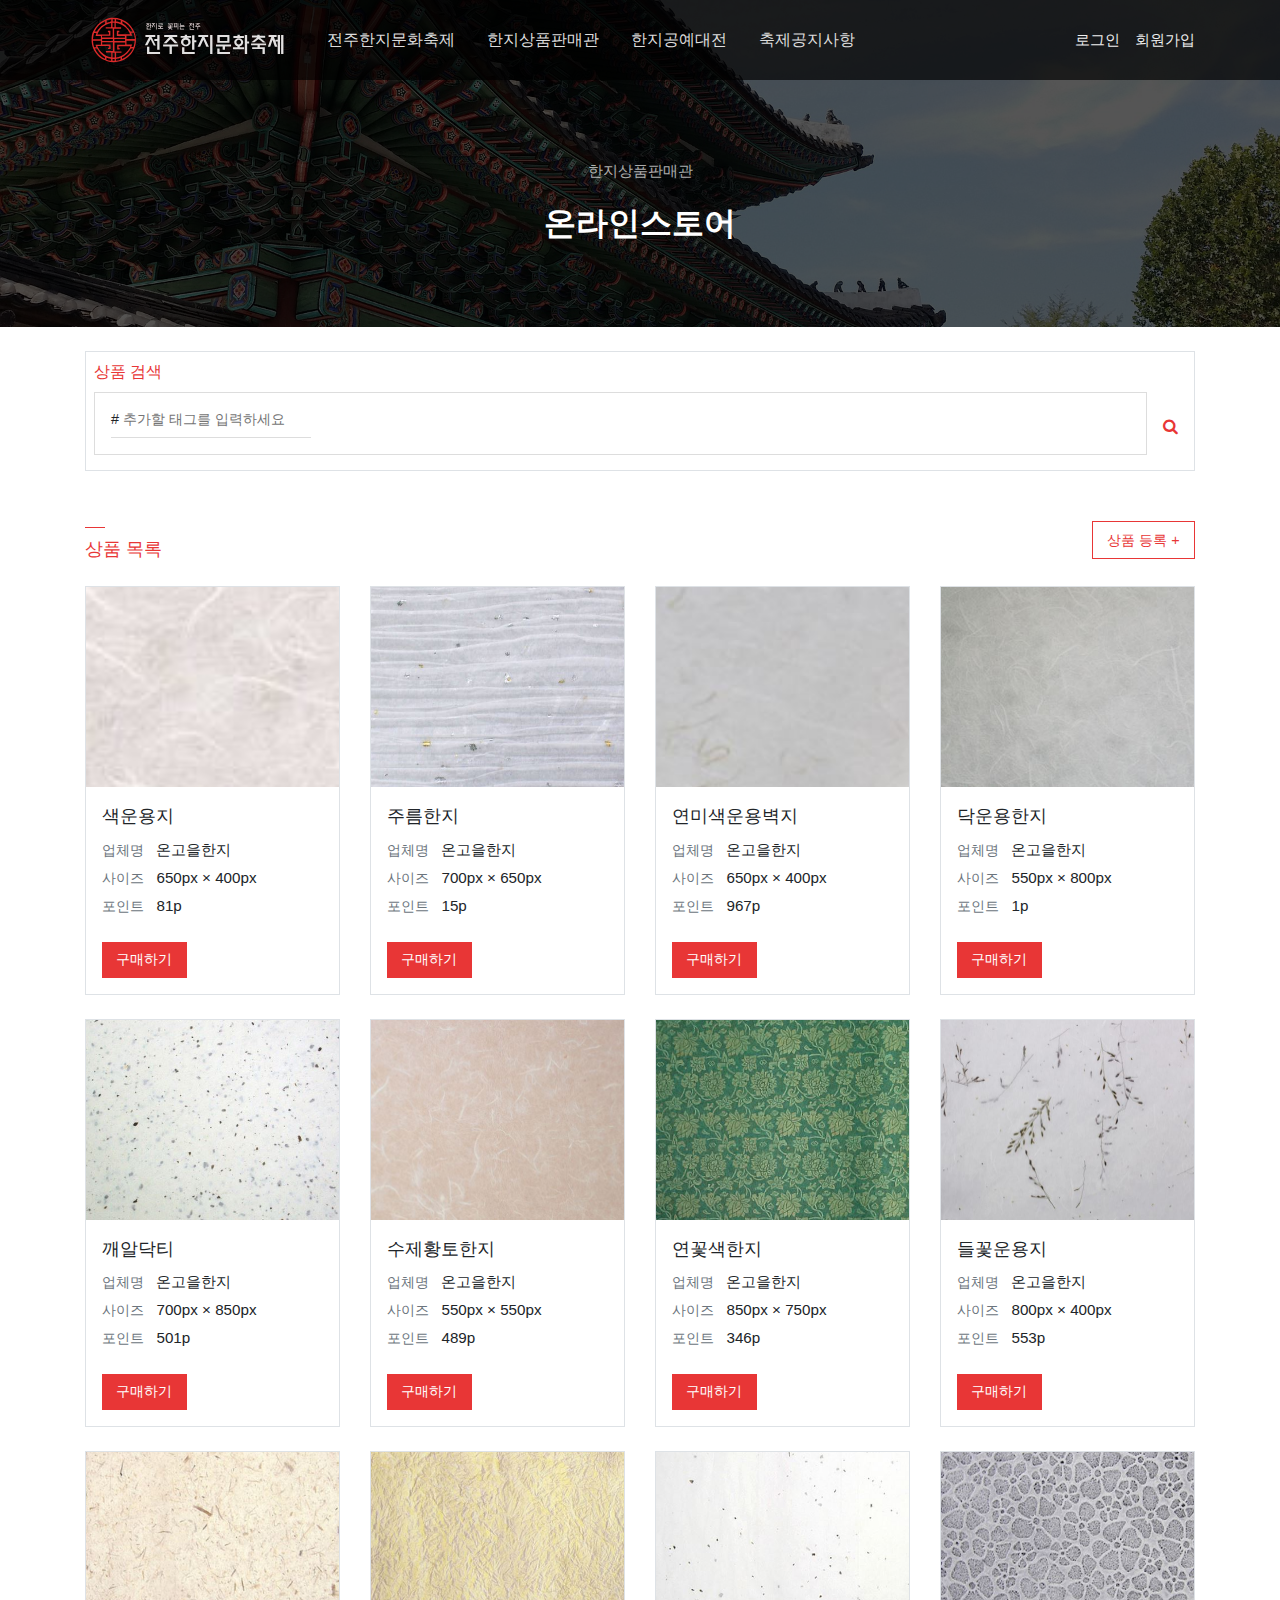
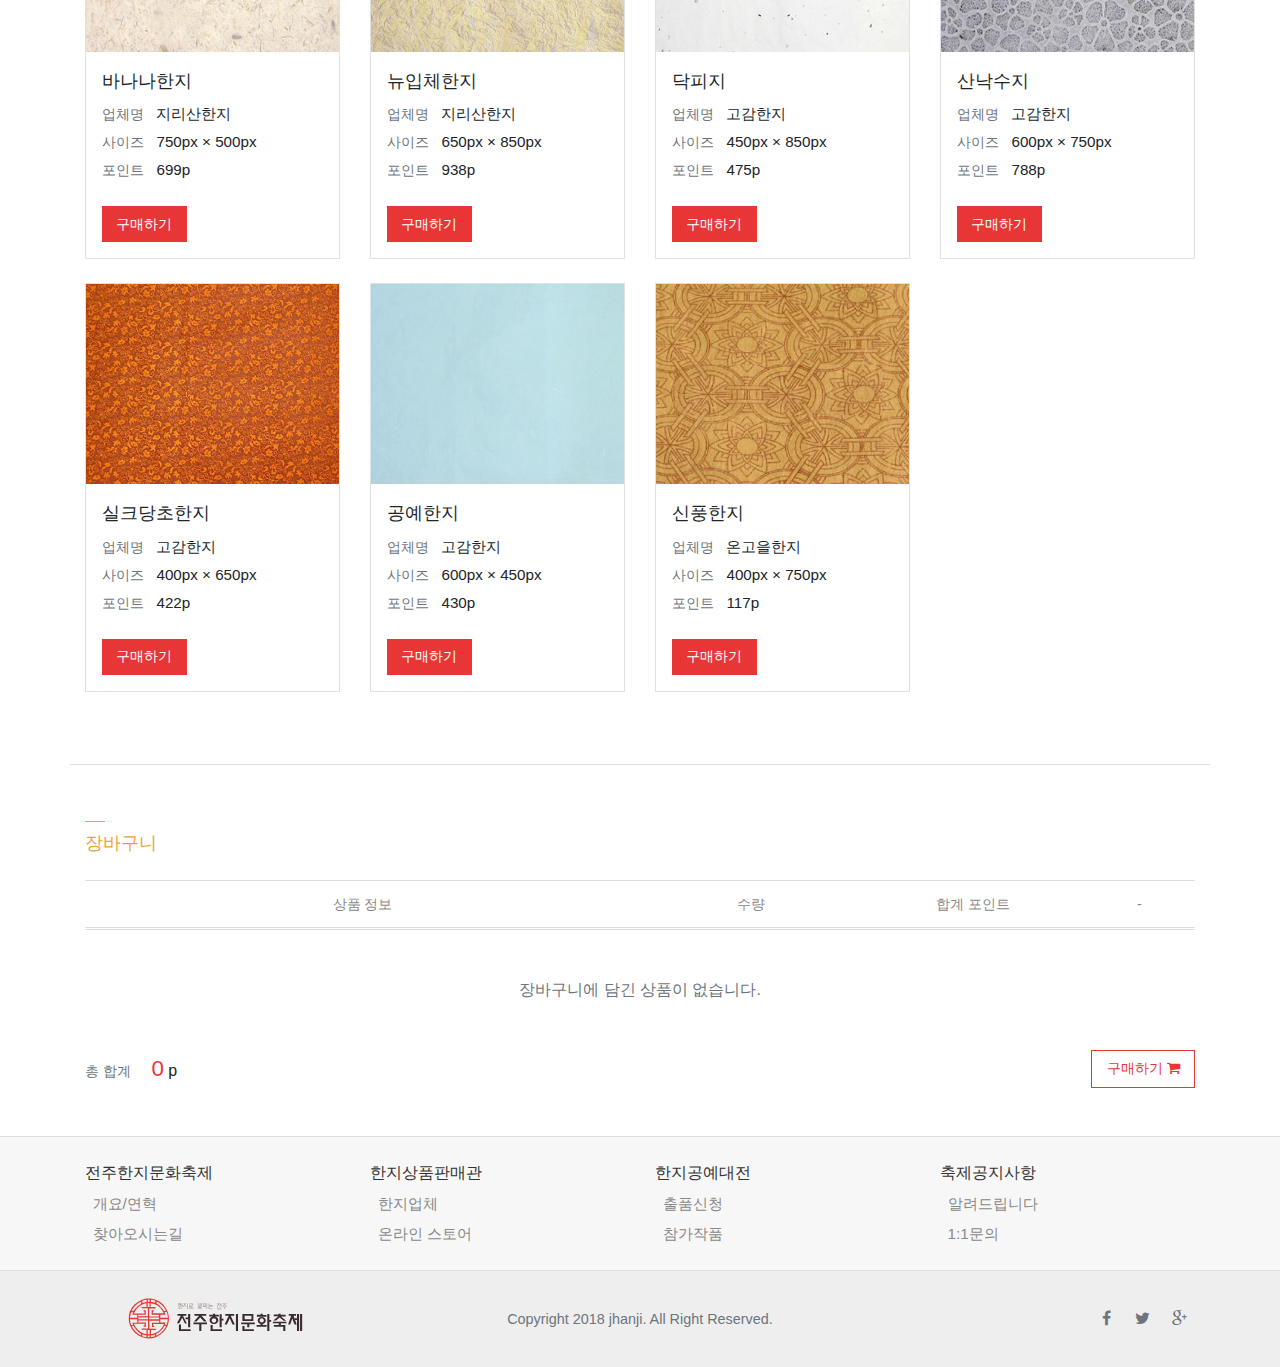
<file: store.html>
<!DOCTYPE html>
<html lang="en">
<head>
    <meta charset="UTF-8">
    <meta name="viewport" content="width=device-width, initial-scale=1.0">
    <title>전주한지문화축제</title>
    <script src="./js/jquery-3.4.1.min.js"></script>
    <link rel="stylesheet" href="./css/bootstrap.min.css">
    <script src="./js/bootstrap.min.js"></script>
    <link rel="stylesheet" href="./css/font-awesome.min.css">
    <link rel="stylesheet" href="./css/style.css">
    <script src="./js/common.js"></script>
</head>
<body>
    <!-- 헤더 영역 -->
    <input type="checkbox" id="open-aside" hidden>
    <header>
        <div class="container d-between h-100">
            <div class="d-flex align-items-center">
                <a href="#">
                    <img src="./images/Wlogo.svg" alt="전주한지문화축제" title="전주한지문화축제" height="50">
                </a>
                <div class="header-nav d-none d-lg-flex ml-4">
                    <div class="header-nav__item">
                        <a href="#">전주한지문화축제</a>
                        <div class="header-nav__list">
                            <a href="#">개요/연혁</a>
                            <a href="#">찾아오시는길</a>
                        </div>
                    </div>
                    <div class="header-nav__item">
                        <a href="#">한지상품판매관</a>
                        <div class="header-nav__list">
                            <a href="#">한지업체</a>
                            <a href="#">온라인스토어</a>
                        </div>
                    </div>
                    <div class="header-nav__item">
                        <a href="#">한지공예대전</a>
                        <div class="header-nav__list">
                            <a href="#">출품신청</a>
                            <a href="#">참가작품</a>
                        </div>
                    </div>
                    <div class="header-nav__item">
                        <a href="#">축제공지사항</a>
                        <div class="header-nav__list">
                            <a href="#">알려드립니다</a>
                            <a href="#">1:1문의</a>
                        </div>
                    </div>
                </div>
            </div>
            <div class="header-util d-none d-lg-flex">
                <a href="#">로그인</a>
                <a href="#">회원가입</a>
            </div>
            <label for="open-aside" class="icon d-lg-none text-gray">
                <i class="fa fa-bars fa-lg"></i>
            </label>
        </div>
    </header>
    <label class="aside__background" for="open-aside"></label>
    <aside class="d-lg-none">
        <div class="aside__content">
            <div class="aside-util d-between">
                <div class="text-muted text-ellipsis">
                    로그인이 필요합니다.
                </div>
                <div>
                    <a href="#">로그인</a>
                    <a href="#">회원가입</a>
                </div>
            </div>
            <div class="aside-nav">
                <div class="aside-nav__item">
                    <a href="#">전주한지문화축제</a>
                    <div class="aside-nav__list">
                        <a href="#">개요/연혁</a>
                        <a href="#">찾아오시는길</a>
                    </div>
                </div>
                <div class="aside-nav__item">
                    <a href="#">한지상품판매관</a>
                    <div class="aside-nav__list">
                        <a href="#">한지업체</a>
                        <a href="#">온라인스토어</a>
                    </div>
                </div>
                <div class="aside-nav__item">
                    <a href="#">한지공예대전</a>
                    <div class="aside-nav__list">
                        <a href="#">출품신청</a>
                        <a href="#">참가작품</a>
                    </div>
                </div>
                <div class="aside-nav__item">
                    <a href="#">축제공지사항</a>
                    <div class="aside-nav__list">
                        <a href="#">알려드립니다</a>
                        <a href="#">1:1문의</a>
                    </div>
                </div>
            </div>
        </div>
    </aside>
    <!-- /헤더 영역 -->

    <!-- 비주얼 영역 -->
    <div class="position-relative">
        <div class="background background--black">
            <img src="./images/48.jpg" alt="비주얼 이미지" title="비주얼 이미지">
        </div>
        <div class="visual__content container">
            <div class="text-center padding">
                <div class="fx-n1 text-gray">한지상품판매관</div>
                <div class="fx-7 text-white font-weight-bold mt-3">온라인스토어</div>
            </div>
        </div>
    </div>
    <!-- /비주얼 영역 -->

    <!-- 검색 영역 -->
    <div class="container pt-4">
        <div class="py-2 px-2 border">
            <div class="text-red">상품 검색</div>
            <div class="d-center mt-2">
                <div id="search_tags" class="w-100"></div>
                <span class="btn-search icon ml-2 text-red">
                    <i class="fa fa-search"></i>
                </span>
            </div>
        </div>
    </div>
    <!-- /검색 영역 -->

    <!-- 상품 리스트 영역 -->
    <div class="container py-5">
        <div class="d-between">
            <div>
                <hr class="bg-red">
                <div class="title text-red">상품 목록</div>
            </div>
            <button class="btn-bordered" data-target="#add-modal" data-toggle="modal">상품 등록 +</button>
        </div>
        <div id="store" class="row mt-4"></div>
    </div>
    <!-- /상품 리스트 영역 -->

    <!-- 상품 구매 영역 -->
    <div class="container py-5 border-top">
        <hr class="bg-yellow">
        <div class="title text-yellow">장바구니</div>
        <div class="t-head mt-4">
            <div class="cell-50">상품 정보</div>
            <div class="cell-20">수량</div>
            <div class="cell-20">합계 포인트</div>
            <div class="cell-10">-</div>
        </div>
        <div id="cart">
            
        </div>
        <div class="d-between">
            <div>
                <span class="fx-n2 text-muted">총 합계</span>
                <span id="total-price" class="ml-3 fx-4 text-red">0</span>
                <span class="fx-1">p</span>
            </div>
            <button id="btn-accept" class="btn-bordered">구매하기 <i class="fa fa-shopping-cart"></i></button>
        </div>
    </div>
    <!-- /상품 구매 영역 -->

    <!-- 상품 추가 모달 -->
    <form id="add-modal" class="modal fade">
        <div class="modal-dialog">
            <div class="modal-content">
                <div class="modal-header">
                    <div class="fx-4 text-red">상품 등록</div>
                </div>
                <div class="modal-body">
                    <div class="form-group">
                        <input type="hidden" id="add_base64" name="image">
                        <label for="add_image">이미지</label>
                        <input type="file" id="add_image" class="form-control" required>
                    </div>
                    <div class="form-group">
                        <label for="add_name">이름</label>
                        <input type="text" id="add_name" class="form-control" name="paper_name" required>
                    </div>
                    <div class="form-group">
                        <label for="add_company">업체명</label>
                        <input type="text" id="add_company" class="form-control" name="company_name" required>
                    </div>
                    <div class="form-group d-flex">
                        <div class="w-50 pr-2">
                            <label for="add_width">가로 사이즈</label>
                            <input type="number" id="add_width" class="form-control" name="width_size" min="100" max="1000" required>
                        </div>
                        <div class="w-50 pl-2">
                            <label for="add_height">세로 사이즈</label>
                            <input type="number" id="add_height" class="form-control" name="height_size" min="100" max="1000" required>
                        </div>
                    </div>
                    <div class="form-group">
                        <label for="add_point">포인트</label>
                        <input type="number" id="add_point" class="form-control" name="point" min="10" max="1000" step="10" required>
                    </div>
                    <div class="form-group">
                        <label>해시태그</label>
                        <div id="add_tags" data-name="hashTags"></div>
                    </div>
                </div>
                <div class="modal-footer text-right">
                    <button class="btn-filled">추가 완료</button>
                </div>
            </div>
        </div>
    </form>
    <!-- /상품 추가 모달 -->

    <script src="./js/store.js"></script>

    <!-- 푸터 -->
    <footer>
        <div class="footer__top">
            <div class="container py-4">
                <div class="row">
                    <div class="col-lg-3 col-6 mb-4 mb-lg-0">
                        <div class="footer-nav">
                            <span class="footer-nav__item">전주한지문화축제</>
                            <div class="footer-nav__list">
                                <a href="#">개요/연혁</a>
                                <a href="#">찾아오시는길</a>
                            </div>
                        </div>
                    </div>
                    <div class="col-lg-3 col-6 mb-4 mb-lg-0">
                        <div class="footer-nav">
                            <span class="footer-nav__item">한지상품판매관</>
                            <div class="footer-nav__list">
                                <a href="#">한지업체</a>
                                <a href="#">온라인 스토어</a>
                            </div>
                        </div>
                    </div>
                    <div class="col-lg-3 col-6 mb-4 mb-lg-0">
                        <div class="footer-nav">
                            <span class="footer-nav__item">한지공예대전</>
                            <div class="footer-nav__list">
                                <a href="#">출품신청</a>
                                <a href="#">참가작품</a>
                            </div>
                        </div>
                    </div>
                    <div class="col-lg-3 col-6 mb-4 mb-lg-0">
                        <div class="footer-nav">
                            <span class="footer-nav__item">축제공지사항</>
                            <div class="footer-nav__list">
                                <a href="#">알려드립니다</a>
                                <a href="#">1:1문의</a>
                            </div>
                        </div>
                    </div>
                </div>     
            </div>
        </div>
        <div class="footer__bottom">
            <div class="container py-2">
                <div class="row align-items-center">
                    <div class="col-lg-3 text-center">
                        <a href="#">
                            <img src="./images/logo.svg" alt="전주한지문화축제" height="45">
                        </a>
                    </div>
                    <div class="col-lg-6 order-2 order-lg-0">
                        <p class="fx-n2 text-muted text-center">Copyright 2018 jhanji. All Right Reserved.</p>
                    </div>
                    <div class="col-lg-3 text-muted text-center text-lg-right my-4 my-0">
                        <div class="icon"><i class="fa fa-facebook"></i></div>
                        <div class="icon"><i class="fa fa-twitter"></i></div>
                        <div class="icon"><i class="fa fa-google-plus"></i></div>
                    </div>
                </div>
            </div>     
        </div>
    </footer>
    <!-- /푸터 -->
</body>
</html>
</file>
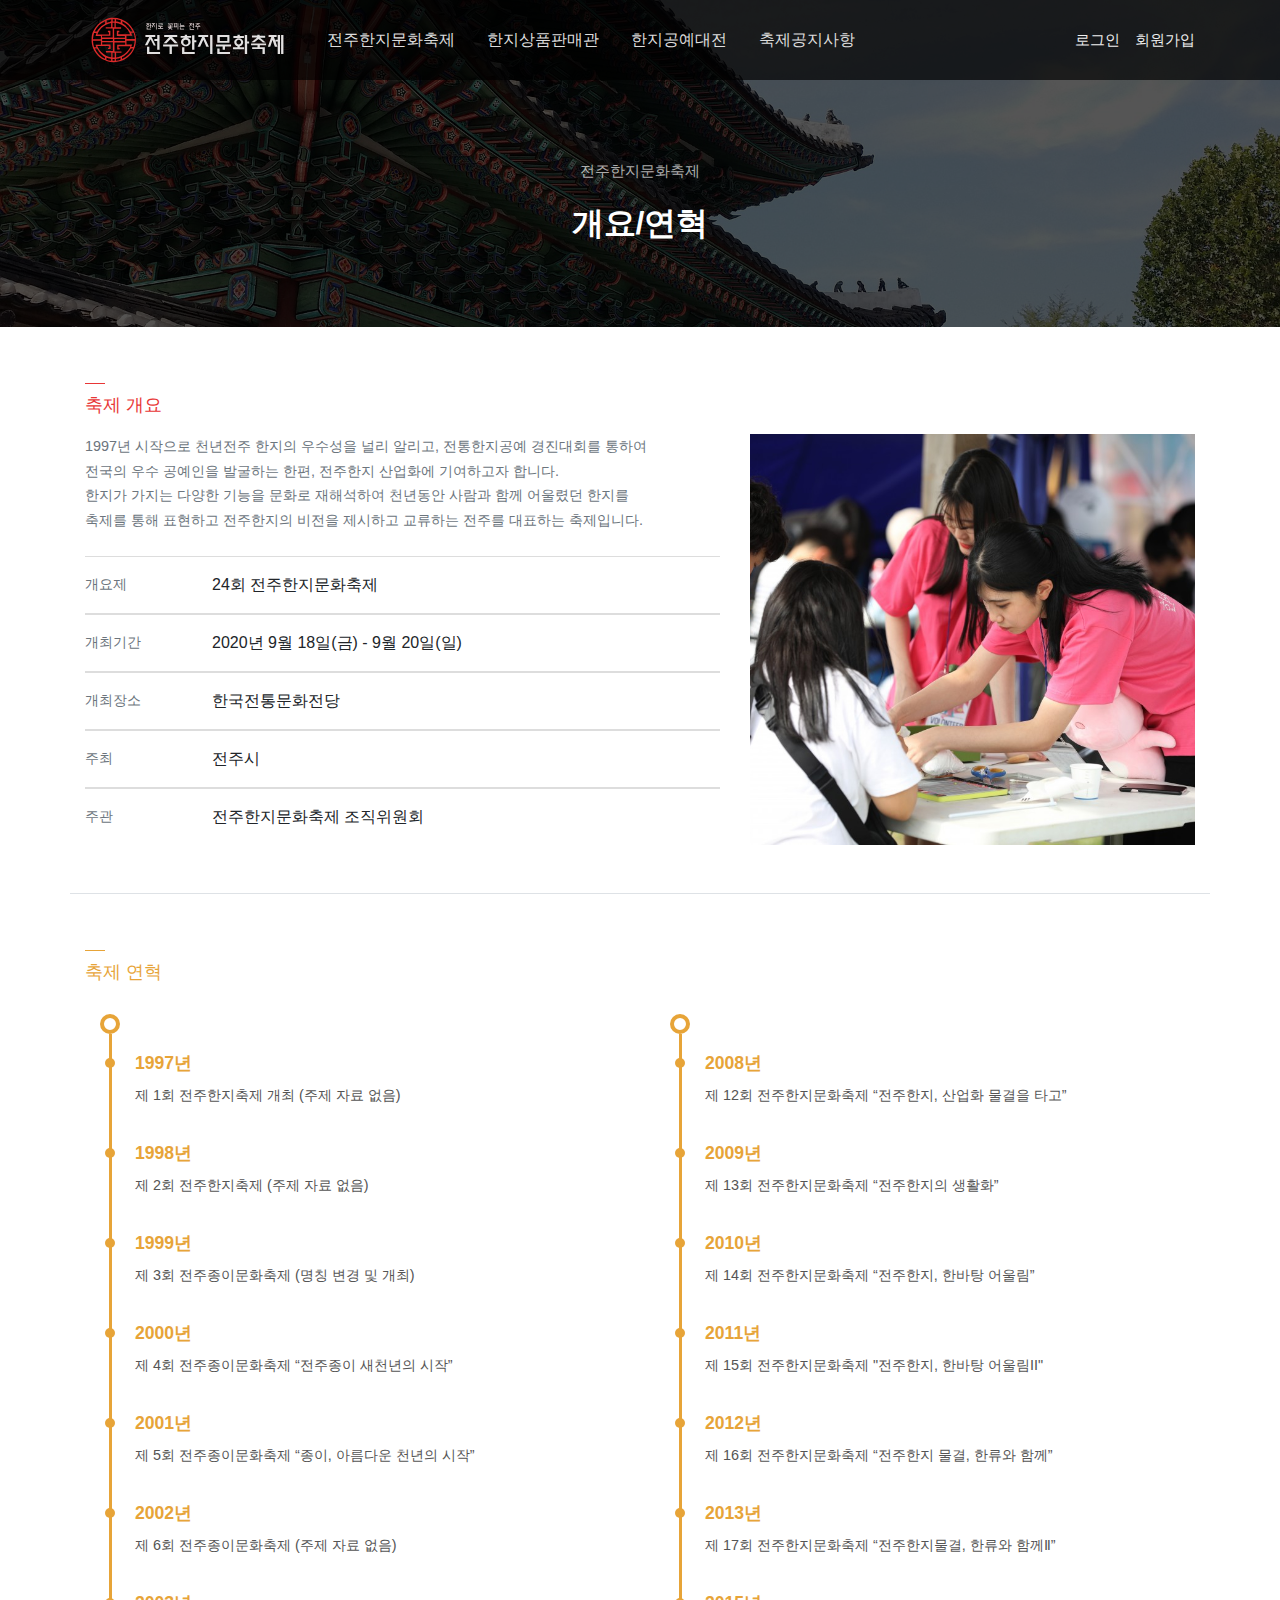
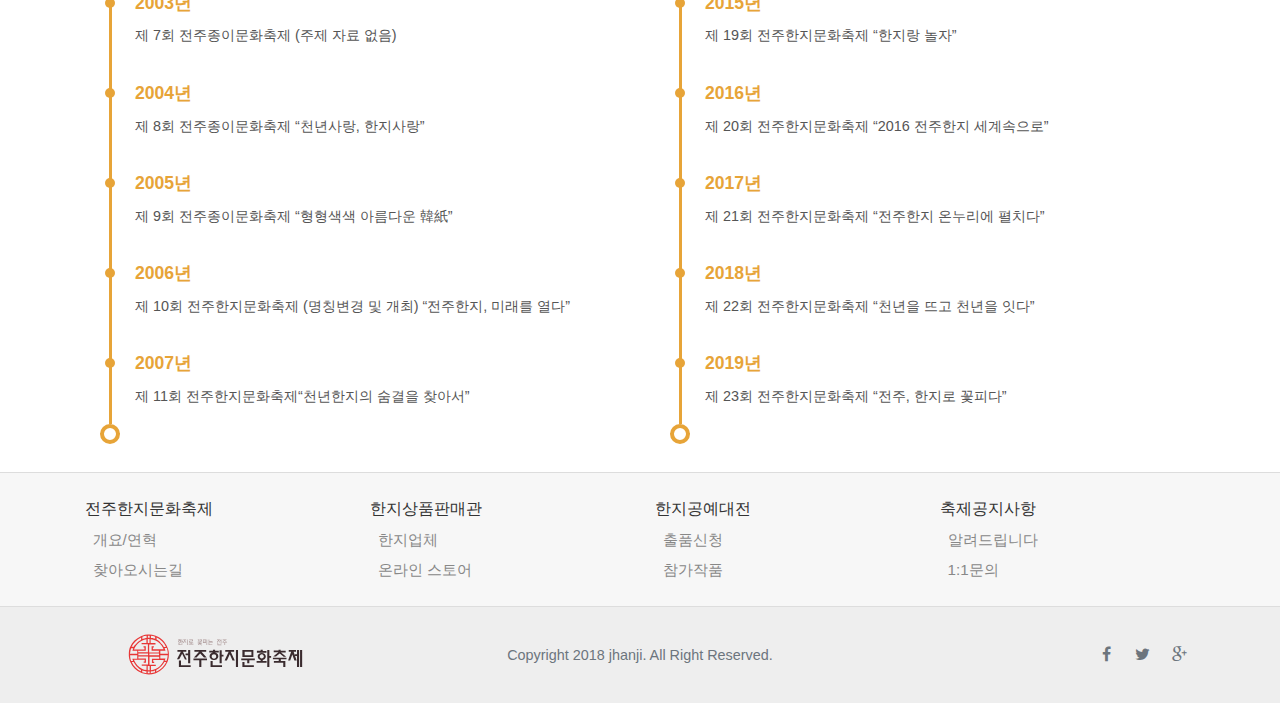
<file: sub1.html>
<!DOCTYPE html>
<html lang="en">
<head>
    <meta charset="UTF-8">
    <meta name="viewport" content="width=device-width, initial-scale=1.0">
    <title>전주한지문화축제</title>
    <script src="./js/jquery-3.4.1.min.js"></script>
    <link rel="stylesheet" href="./css/bootstrap.min.css">
    <script src="./js/bootstrap.min.js"></script>
    <link rel="stylesheet" href="./css/font-awesome.min.css">
    <link rel="stylesheet" href="./css/style.css">
</head>
<body>
    <!-- 헤더 영역 -->
    <input type="checkbox" id="open-aside" hidden>
    <header>
        <div class="container d-between h-100">
            <div class="d-flex align-items-center">
                <a href="#">
                    <img src="./images/Wlogo.svg" alt="전주한지문화축제" title="전주한지문화축제" height="50">
                </a>
                <div class="header-nav d-none d-lg-flex ml-4">
                    <div class="header-nav__item">
                        <a href="#">전주한지문화축제</a>
                        <div class="header-nav__list">
                            <a href="#">개요/연혁</a>
                            <a href="#">찾아오시는길</a>
                        </div>
                    </div>
                    <div class="header-nav__item">
                        <a href="#">한지상품판매관</a>
                        <div class="header-nav__list">
                            <a href="#">한지업체</a>
                            <a href="#">온라인스토어</a>
                        </div>
                    </div>
                    <div class="header-nav__item">
                        <a href="#">한지공예대전</a>
                        <div class="header-nav__list">
                            <a href="#">출품신청</a>
                            <a href="#">참가작품</a>
                        </div>
                    </div>
                    <div class="header-nav__item">
                        <a href="#">축제공지사항</a>
                        <div class="header-nav__list">
                            <a href="#">알려드립니다</a>
                            <a href="#">1:1문의</a>
                        </div>
                    </div>
                </div>
            </div>
            <div class="header-util d-none d-lg-flex">
                <a href="#">로그인</a>
                <a href="#">회원가입</a>
            </div>
            <label for="open-aside" class="icon d-lg-none text-gray">
                <i class="fa fa-bars fa-lg"></i>
            </label>
        </div>
    </header>
    <label class="aside__background" for="open-aside"></label>
    <aside class="d-lg-none">
        <div class="aside__content">
            <div class="aside-util d-between">
                <div class="text-muted text-ellipsis">
                    로그인이 필요합니다.
                </div>
                <div>
                    <a href="#">로그인</a>
                    <a href="#">회원가입</a>
                </div>
            </div>
            <div class="aside-nav">
                <div class="aside-nav__item">
                    <a href="#">전주한지문화축제</a>
                    <div class="aside-nav__list">
                        <a href="#">개요/연혁</a>
                        <a href="#">찾아오시는길</a>
                    </div>
                </div>
                <div class="aside-nav__item">
                    <a href="#">한지상품판매관</a>
                    <div class="aside-nav__list">
                        <a href="#">한지업체</a>
                        <a href="#">온라인스토어</a>
                    </div>
                </div>
                <div class="aside-nav__item">
                    <a href="#">한지공예대전</a>
                    <div class="aside-nav__list">
                        <a href="#">출품신청</a>
                        <a href="#">참가작품</a>
                    </div>
                </div>
                <div class="aside-nav__item">
                    <a href="#">축제공지사항</a>
                    <div class="aside-nav__list">
                        <a href="#">알려드립니다</a>
                        <a href="#">1:1문의</a>
                    </div>
                </div>
            </div>
        </div>
    </aside>
    <!-- /헤더 영역 -->

    <!-- 비주얼 영역 -->
    <div class="position-relative">
        <div class="background background--black">
            <img src="./images/48.jpg" alt="비주얼 이미지" title="비주얼 이미지">
        </div>
        <div class="visual__content container">
            <div class="text-center padding">
                <div class="fx-n1 text-gray">전주한지문화축제</div>
                <div class="fx-7 text-white font-weight-bold mt-3">개요/연혁</div>
            </div>
        </div>
    </div>
    <!-- /비주얼 영역 -->

    <!-- 축제 개요 -->
    <div class="container py-5">
        <hr class="bg-red">
        <span class="title text-red">축제 개요</span>
        <div class="row mt-3">
            <div class="col-lg-7">
                <p class="fx-n2 text-muted auto-line">1997년 시작으로 천년전주 한지의 우수성을 널리 알리고, 전통한지공예 경진대회를 통하여 
                    전국의 우수 공예인을 발굴하는 한편, 전주한지 산업화에 기여하고자 합니다.
                    한지가 가지는 다양한 기능을 문화로 재해석하여 천년동안 사람과 함께 어울렸던 한지를 
                    축제를 통해 표현하고 전주한지의 비전을 제시하고 교류하는 전주를 대표하는 축제입니다.</p>
                <div class="t-row mt-4">
                    <div class="cell-20 fx-n2 text-muted text-left">개요제</div>
                    <div class="cell-80 text-left">24회 전주한지문화축제</div>
                </div>
                <div class="t-row">
                    <div class="cell-20 fx-n2 text-muted text-left">개최기간</div>
                    <div class="cell-80 text-left">2020년 9월 18일(금) - 9월 20일(일)</div>
                </div>
                <div class="t-row">
                    <div class="cell-20 fx-n2 text-muted text-left">개최장소</div>
                    <div class="cell-80 text-left">한국전통문화전당</div>
                </div>
                <div class="t-row">
                    <div class="cell-20 fx-n2 text-muted text-left">주최</div>
                    <div class="cell-80 text-left">전주시</div>
                </div>
                <div class="t-row">
                    <div class="cell-20 fx-n2 text-muted text-left">주관</div>
                    <div class="cell-80 text-left">전주한지문화축제 조직위원회</div>
                </div>
            </div>
            <div class="col-lg-5 mt-5 mt-lg-0">
                <img src="./images/28.jpg" alt="축제 개요" title="축제 개요" class="fit-cover">
            </div>
        </div>
    </div>
    <!-- /축제 개요 -->

    <!-- 축제 연혁 -->
    <div class="container py-5 border-top">
        <hr class="bg-yellow">
        <div class="title text-yellow">축제 연혁</div>
        <div class="history mt-5 d-lg-none">
            <div class="history__line"></div>
            <div class="history__item">
                <strong>1997년</strong>
                <p>제 1회 전주한지축제 개최 (주제 자료 없음)</p>
            </div>
            <div class="history__item">
                <strong>1998년</strong>
                <p>제 2회 전주한지축제 (주제 자료 없음)</p>
            </div>
            <div class="history__item">
                <strong>1999년</strong>
                <p>제 3회 전주종이문화축제 (명칭 변경 및 개최)</p>
            </div>
            <div class="history__item">
                <strong>2000년</strong>
                <p>제 4회 전주종이문화축제 “전주종이 새천년의 시작”</p>
            </div>
            <div class="history__item">
                <strong>2001년</strong>
                <p>제 5회 전주종이문화축제 “종이, 아름다운 천년의 시작”</p>
            </div>
            <div class="history__item">
                <strong>2002년</strong>
                <p>제 6회 전주종이문화축제 (주제 자료 없음)</p>
            </div>
            <div class="history__item">
                <strong>2003년</strong>
                <p>제 7회 전주종이문화축제 (주제 자료 없음)</p>
            </div>
            <div class="history__item">
                <strong>2004년</strong>
                <p>제 8회 전주종이문화축제 “천년사랑, 한지사랑”</p>
            </div>
            <div class="history__item">
                <strong>2005년</strong>
                <p>제 9회 전주종이문화축제 “형형색색 아름다운 韓紙”</p>
            </div>
            <div class="history__item">
                <strong>2006년</strong>
                <p>제 10회 전주한지문화축제 (명칭변경 및 개최) “전주한지, 미래를 열다”</p>
            </div>
            <div class="history__item">
                <strong>2007년</strong>
                <p>제 11회 전주한지문화축제“천년한지의 숨결을 찾아서”</p>
            </div>
            <div class="history__item">
                <strong>2008년</strong>
                <p>제 12회 전주한지문화축제 “전주한지, 산업화 물결을 타고”</p>
            </div>
            <div class="history__item">
                <strong>2009년</strong>
                <p>제 13회 전주한지문화축제 “전주한지의 생활화”</p>
            </div>
            <div class="history__item">
                <strong>2010년</strong>
                <p>제 14회 전주한지문화축제 “전주한지, 한바탕 어울림”</p>
            </div>
            <div class="history__item">
                <strong>2011년</strong>
                <p>제 15회 전주한지문화축제 "전주한지, 한바탕 어울림II"</p>    
            </div>
            <div class="history__item">
                <strong>2012년</strong>
                <p>제 16회 전주한지문화축제 “전주한지 물결, 한류와 함께”</p>
            </div>
            <div class="history__item">
                <strong>2013년</strong>
                <p>제 17회 전주한지문화축제 “전주한지물결, 한류와 함께Ⅱ”</p>
            </div>
            <div class="history__item">
                <strong>2015년</strong>
                <p>제 19회 전주한지문화축제 “한지랑 놀자”</p>
            </div>
            <div class="history__item">
                <strong>2016년</strong>
                <p>제 20회 전주한지문화축제 “2016 전주한지 세계속으로”</p>
            </div>
            <div class="history__item">
                <strong>2017년</strong>
                <p>제 21회 전주한지문화축제 “전주한지 온누리에 펼치다”</p>    
            </div>            
            <div class="history__item">
                <strong>2018년</strong>
                <p>제 22회 전주한지문화축제 “천년을 뜨고 천년을 잇다”</p>
            </div>
            <div class="history__item">
                <strong>2019년</strong>
                <p>제 23회 전주한지문화축제 “전주, 한지로 꽃피다”</p>
            </div>
        </div>
        <div class="row mt-5 d-none d-lg-flex">
            <div class="col-6">
                <div class="history">
                    <div class="history__line"></div>
                    <div class="history__item">
                        <strong>1997년</strong>
                        <p>제 1회 전주한지축제 개최 (주제 자료 없음)</p>
                    </div>
                    <div class="history__item">
                        <strong>1998년</strong>
                        <p>제 2회 전주한지축제 (주제 자료 없음)</p>
                    </div>
                    <div class="history__item">
                        <strong>1999년</strong>
                        <p>제 3회 전주종이문화축제 (명칭 변경 및 개최)</p>
                    </div>
                    <div class="history__item">
                        <strong>2000년</strong>
                        <p>제 4회 전주종이문화축제 “전주종이 새천년의 시작”</p>
                    </div>
                    <div class="history__item">
                        <strong>2001년</strong>
                        <p>제 5회 전주종이문화축제 “종이, 아름다운 천년의 시작”</p>
                    </div>
                    <div class="history__item">
                        <strong>2002년</strong>
                        <p>제 6회 전주종이문화축제 (주제 자료 없음)</p>
                    </div>
                    <div class="history__item">
                        <strong>2003년</strong>
                        <p>제 7회 전주종이문화축제 (주제 자료 없음)</p>
                    </div>
                    <div class="history__item">
                        <strong>2004년</strong>
                        <p>제 8회 전주종이문화축제 “천년사랑, 한지사랑”</p>
                    </div>
                    <div class="history__item">
                        <strong>2005년</strong>
                        <p>제 9회 전주종이문화축제 “형형색색 아름다운 韓紙”</p>
                    </div>
                    <div class="history__item">
                        <strong>2006년</strong>
                        <p>제 10회 전주한지문화축제 (명칭변경 및 개최) “전주한지, 미래를 열다”</p>
                    </div>
                    <div class="history__item">
                        <strong>2007년</strong>
                        <p>제 11회 전주한지문화축제“천년한지의 숨결을 찾아서”</p>
                    </div>
                </div>
            </div>
            <div class="col-6">
                <div class="history">
                    <div class="history__line"></div>
                    <div class="history__item">
                        <strong>2008년</strong>
                        <p>제 12회 전주한지문화축제 “전주한지, 산업화 물결을 타고”</p>
                    </div>
                    <div class="history__item">
                        <strong>2009년</strong>
                        <p>제 13회 전주한지문화축제 “전주한지의 생활화”</p>
                    </div>
                    <div class="history__item">
                        <strong>2010년</strong>
                        <p>제 14회 전주한지문화축제 “전주한지, 한바탕 어울림”</p>
                    </div>
                    <div class="history__item">
                        <strong>2011년</strong>
                        <p>제 15회 전주한지문화축제 "전주한지, 한바탕 어울림II"</p>    
                    </div>
                    <div class="history__item">
                        <strong>2012년</strong>
                        <p>제 16회 전주한지문화축제 “전주한지 물결, 한류와 함께”</p>
                    </div>
                    <div class="history__item">
                        <strong>2013년</strong>
                        <p>제 17회 전주한지문화축제 “전주한지물결, 한류와 함께Ⅱ”</p>
                    </div>
                    <div class="history__item">
                        <strong>2015년</strong>
                        <p>제 19회 전주한지문화축제 “한지랑 놀자”</p>
                    </div>
                    <div class="history__item">
                        <strong>2016년</strong>
                        <p>제 20회 전주한지문화축제 “2016 전주한지 세계속으로”</p>
                    </div>
                    <div class="history__item">
                        <strong>2017년</strong>
                        <p>제 21회 전주한지문화축제 “전주한지 온누리에 펼치다”</p>    
                    </div>            
                    <div class="history__item">
                        <strong>2018년</strong>
                        <p>제 22회 전주한지문화축제 “천년을 뜨고 천년을 잇다”</p>
                    </div>
                    <div class="history__item">
                        <strong>2019년</strong>
                        <p>제 23회 전주한지문화축제 “전주, 한지로 꽃피다”</p>
                    </div>
                </div>
            </div>
        </div>
    </div>
    <!-- /축제 연혁 -->

    <!-- 푸터 -->
    <footer>
        <div class="footer__top">
            <div class="container py-4">
                <div class="row">
                    <div class="col-lg-3 col-6 mb-4 mb-lg-0">
                        <div class="footer-nav">
                            <span class="footer-nav__item">전주한지문화축제</>
                            <div class="footer-nav__list">
                                <a href="#">개요/연혁</a>
                                <a href="#">찾아오시는길</a>
                            </div>
                        </div>
                    </div>
                    <div class="col-lg-3 col-6 mb-4 mb-lg-0">
                        <div class="footer-nav">
                            <span class="footer-nav__item">한지상품판매관</>
                            <div class="footer-nav__list">
                                <a href="#">한지업체</a>
                                <a href="#">온라인 스토어</a>
                            </div>
                        </div>
                    </div>
                    <div class="col-lg-3 col-6 mb-4 mb-lg-0">
                        <div class="footer-nav">
                            <span class="footer-nav__item">한지공예대전</>
                            <div class="footer-nav__list">
                                <a href="#">출품신청</a>
                                <a href="#">참가작품</a>
                            </div>
                        </div>
                    </div>
                    <div class="col-lg-3 col-6 mb-4 mb-lg-0">
                        <div class="footer-nav">
                            <span class="footer-nav__item">축제공지사항</>
                            <div class="footer-nav__list">
                                <a href="#">알려드립니다</a>
                                <a href="#">1:1문의</a>
                            </div>
                        </div>
                    </div>
                </div>     
            </div>
        </div>
        <div class="footer__bottom">
            <div class="container py-2">
                <div class="row align-items-center">
                    <div class="col-lg-3 text-center">
                        <a href="#">
                            <img src="./images/logo.svg" alt="전주한지문화축제" height="45">
                        </a>
                    </div>
                    <div class="col-lg-6 order-2 order-lg-0">
                        <p class="fx-n2 text-muted text-center">Copyright 2018 jhanji. All Right Reserved.</p>
                    </div>
                    <div class="col-lg-3 text-muted text-center text-lg-right my-4 my-0">
                        <div class="icon"><i class="fa fa-facebook"></i></div>
                        <div class="icon"><i class="fa fa-twitter"></i></div>
                        <div class="icon"><i class="fa fa-google-plus"></i></div>
                    </div>
                </div>
            </div>     
        </div>
    </footer>
    <!-- /푸터 -->
</body>
</html>
</file>
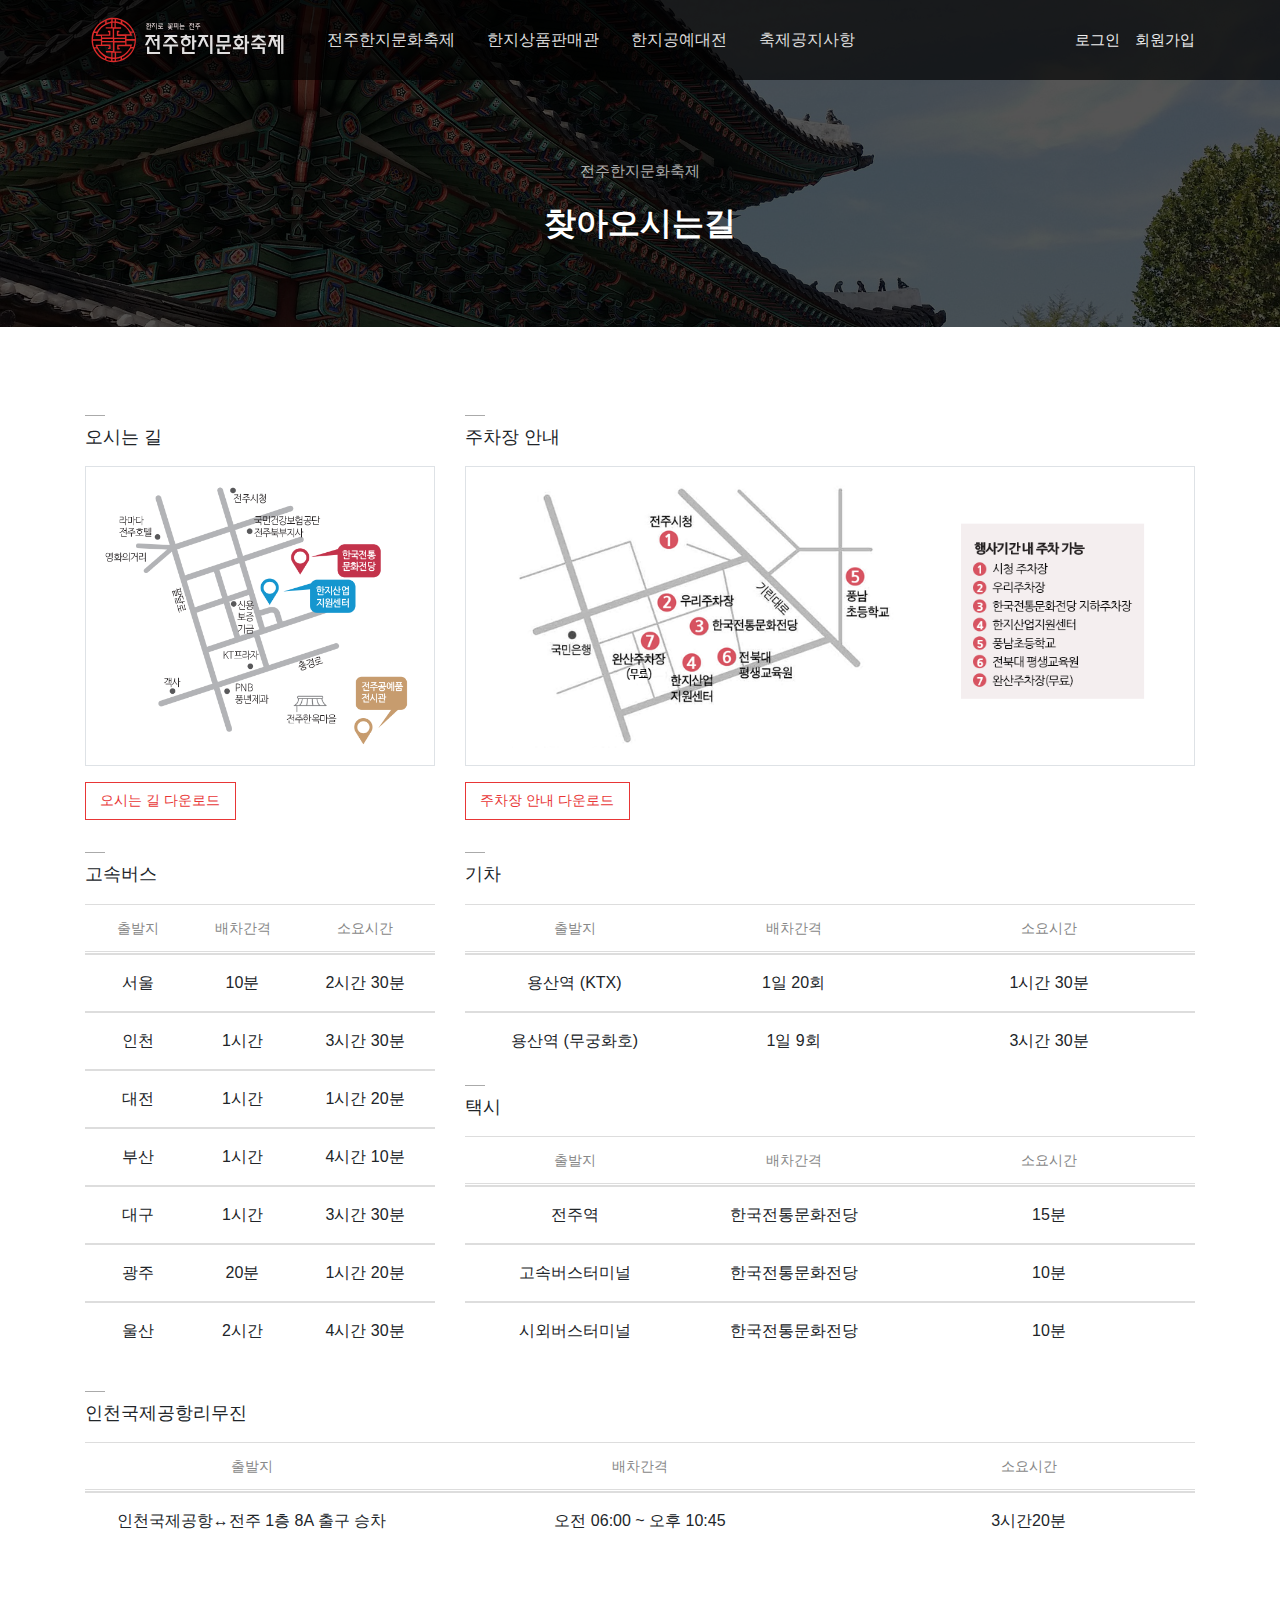
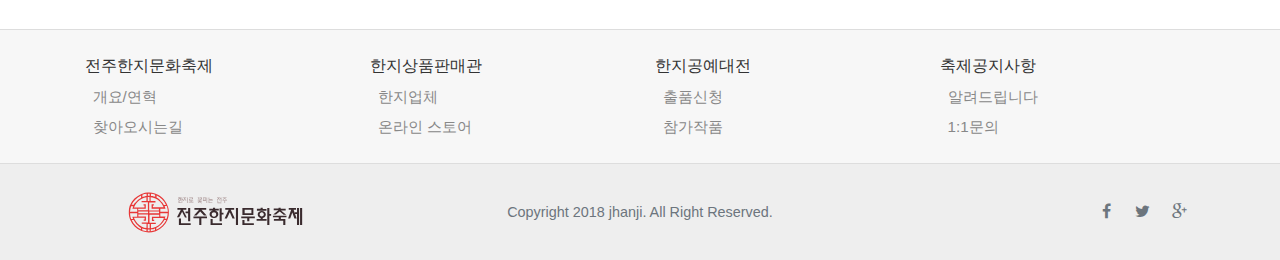
<file: sub2.html>
<!DOCTYPE html>
<html lang="en">
<head>
    <meta charset="UTF-8">
    <meta name="viewport" content="width=device-width, initial-scale=1.0">
    <title>전주한지문화축제</title>
    <script src="./js/jquery-3.4.1.min.js"></script>
    <link rel="stylesheet" href="./css/bootstrap.min.css">
    <script src="./js/bootstrap.min.js"></script>
    <link rel="stylesheet" href="./css/font-awesome.min.css">
    <link rel="stylesheet" href="./css/style.css">
</head>
<body>
    <!-- 헤더 영역 -->
    <input type="checkbox" id="open-aside" hidden>
    <header>
        <div class="container d-between h-100">
            <div class="d-flex align-items-center">
                <a href="#">
                    <img src="./images/Wlogo.svg" alt="전주한지문화축제" title="전주한지문화축제" height="50">
                </a>
                <div class="header-nav d-none d-lg-flex ml-4">
                    <div class="header-nav__item">
                        <a href="#">전주한지문화축제</a>
                        <div class="header-nav__list">
                            <a href="#">개요/연혁</a>
                            <a href="#">찾아오시는길</a>
                        </div>
                    </div>
                    <div class="header-nav__item">
                        <a href="#">한지상품판매관</a>
                        <div class="header-nav__list">
                            <a href="#">한지업체</a>
                            <a href="#">온라인스토어</a>
                        </div>
                    </div>
                    <div class="header-nav__item">
                        <a href="#">한지공예대전</a>
                        <div class="header-nav__list">
                            <a href="#">출품신청</a>
                            <a href="#">참가작품</a>
                        </div>
                    </div>
                    <div class="header-nav__item">
                        <a href="#">축제공지사항</a>
                        <div class="header-nav__list">
                            <a href="#">알려드립니다</a>
                            <a href="#">1:1문의</a>
                        </div>
                    </div>
                </div>
            </div>
            <div class="header-util d-none d-lg-flex">
                <a href="#">로그인</a>
                <a href="#">회원가입</a>
            </div>
            <label for="open-aside" class="icon d-lg-none text-gray">
                <i class="fa fa-bars fa-lg"></i>
            </label>
        </div>
    </header>
    <label class="aside__background" for="open-aside"></label>
    <aside class="d-lg-none">
        <div class="aside__content">
            <div class="aside-util d-between">
                <div class="text-muted text-ellipsis">
                    로그인이 필요합니다.
                </div>
                <div>
                    <a href="#">로그인</a>
                    <a href="#">회원가입</a>
                </div>
            </div>
            <div class="aside-nav">
                <div class="aside-nav__item">
                    <a href="#">전주한지문화축제</a>
                    <div class="aside-nav__list">
                        <a href="#">개요/연혁</a>
                        <a href="#">찾아오시는길</a>
                    </div>
                </div>
                <div class="aside-nav__item">
                    <a href="#">한지상품판매관</a>
                    <div class="aside-nav__list">
                        <a href="#">한지업체</a>
                        <a href="#">온라인스토어</a>
                    </div>
                </div>
                <div class="aside-nav__item">
                    <a href="#">한지공예대전</a>
                    <div class="aside-nav__list">
                        <a href="#">출품신청</a>
                        <a href="#">참가작품</a>
                    </div>
                </div>
                <div class="aside-nav__item">
                    <a href="#">축제공지사항</a>
                    <div class="aside-nav__list">
                        <a href="#">알려드립니다</a>
                        <a href="#">1:1문의</a>
                    </div>
                </div>
            </div>
        </div>
    </aside>
    <!-- /헤더 영역 -->

    <!-- 비주얼 영역 -->
    <div class="position-relative">
        <div class="background background--black">
            <img src="./images/48.jpg" alt="비주얼 이미지" title="비주얼 이미지">
        </div>
        <div class="visual__content container">
            <div class="text-center padding">
                <div class="fx-n1 text-gray">전주한지문화축제</div>
                <div class="fx-7 text-white font-weight-bold mt-3">찾아오시는길</div>
            </div>
        </div>
    </div>
    <!-- /비주얼 영역 -->

    <!-- 찾아오시는길 -->
    <div class="container padding">
        <div class="row">
            <div class="col-lg-4 mb-4">
                <hr>
                <div class="title">오시는 길</div>
                <img class="fit-contain hx-300 border mt-3" src="./images/roadmap/1.png" alt="오시는 길" title="오시는 길">
                <a 
                    href="[data-uri]" 
                    download="오시는 길.png" target="_blink" class="btn-bordered mt-3">오시는 길 다운로드</a>
            </div>
            <div class="col-lg-8 mb-4">
                <hr>
                <div class="title">주차장 안내</div>
                <img class="fit-contain hx-300 border mt-3" src="./images/roadmap/2.png" alt="오시는 길" title="오시는 길">
                <a 
                    href="[data-uri]" 
                    download="주차장 안내.png" target="_blink" class="btn-bordered mt-3">주차장 안내 다운로드</a>
            </div>
            <div class="col-lg-4 mb-4">
                <hr>
                <div class="title">고속버스</div>
                <div class="t-head mt-3">
                    <div class="cell-30">출발지</div>
                    <div class="cell-30">배차간격</div>
                    <div class="cell-40">소요시간</div>
                </div>
                <div class="t-row">
                    <div class="cell-30">서울</div>
                    <div class="cell-30">10분</div>
                    <div class="cell-40">2시간 30분</div>
                </div>
                <div class="t-row">
                    <div class="cell-30">인천</div>
                    <div class="cell-30">1시간</div>
                    <div class="cell-40">3시간 30분</div>
                </div>
                <div class="t-row">
                    <div class="cell-30">대전</div>
                    <div class="cell-30">1시간</div>
                    <div class="cell-40">1시간 20분</div>
                </div>
                <div class="t-row">
                    <div class="cell-30">부산</div>
                    <div class="cell-30">1시간</div>
                    <div class="cell-40">4시간 10분</div>
                </div>
                <div class="t-row">
                    <div class="cell-30">대구</div>
                    <div class="cell-30">1시간</div>
                    <div class="cell-40">3시간 30분</div>
                </div>
                <div class="t-row">
                    <div class="cell-30">광주</div>
                    <div class="cell-30">20분</div>
                    <div class="cell-40">1시간 20분</div>
                </div>
                <div class="t-row">
                    <div class="cell-30">울산</div>
                    <div class="cell-30">2시간</div>
                    <div class="cell-40">4시간 30분</div>
                </div>
            </div>
            <div class="col-lg-8 mb-4">
                <div>
                    <hr>
                    <div class="title">기차</div>
                    <div class="t-head mt-3">
                        <div class="cell-30">출발지</div>
                        <div class="cell-30">배차간격</div>
                        <div class="cell-40">소요시간</div>
                    </div>
                    <div class="t-row">
                        <div class="cell-30">용산역 (KTX)</div>
                        <div class="cell-30">1일 20회</div>
                        <div class="cell-40">1시간 30분</div>
                    </div>
                    <div class="t-row">
                        <div class="cell-30">용산역 (무궁화호)</div>
                        <div class="cell-30">1일 9회</div>
                        <div class="cell-40">3시간 30분</div>
                    </div>
                </div>
                <hr class="mt-3">
                <div class="title">택시</div>
                <div class="t-head mt-3">
                    <div class="cell-30">출발지</div>
                    <div class="cell-30">배차간격</div>
                    <div class="cell-40">소요시간</div>
                </div>
                <div class="t-row">
                    <div class="cell-30">전주역</div>
                    <div class="cell-30">한국전통문화전당</div>
                    <div class="cell-40">15분</div>
                </div>
                <div class="t-row">
                    <div class="cell-30">고속버스터미널</div>
                    <div class="cell-30">한국전통문화전당</div>
                    <div class="cell-40">10분</div>
                </div>
                <div class="t-row">
                    <div class="cell-30">시외버스터미널</div>
                    <div class="cell-30">한국전통문화전당</div>
                    <div class="cell-40">10분</div>
                </div>
            </div>
            <div class="col-lg-12">
                <hr>
                <div class="title">인천국제공항리무진</div>
                <div class="t-head mt-3">
                    <div class="cell-30">출발지</div>
                    <div class="cell-40">배차간격</div>
                    <div class="cell-30">소요시간</div>
                </div>
                <div class="t-row">
                    <div class="cell-30 keep-all">인천국제공항↔전주 1층 8A 출구 승차</div>
                    <div class="cell-40">오전 06:00 ~ 오후 10:45</div>
                    <div class="cell-30">3시간20분</div>
                </div>
            </div>
        </div>
    </div>
    <!-- /찾아오시는길 -->

    <!-- 푸터 -->
    <footer>
        <div class="footer__top">
            <div class="container py-4">
                <div class="row">
                    <div class="col-lg-3 col-6 mb-4 mb-lg-0">
                        <div class="footer-nav">
                            <span class="footer-nav__item">전주한지문화축제</span>
                            <div class="footer-nav__list">
                                <a href="#">개요/연혁</a>
                                <a href="#">찾아오시는길</a>
                            </div>
                        </div>
                    </div>
                    <div class="col-lg-3 col-6 mb-4 mb-lg-0">
                        <div class="footer-nav">
                            <span class="footer-nav__item">한지상품판매관</span>
                            <div class="footer-nav__list">
                                <a href="#">한지업체</a>
                                <a href="#">온라인 스토어</a>
                            </div>
                        </div>
                    </div>
                    <div class="col-lg-3 col-6 mb-4 mb-lg-0">
                        <div class="footer-nav">
                            <span class="footer-nav__item">한지공예대전</span>
                            <div class="footer-nav__list">
                                <a href="#">출품신청</a>
                                <a href="#">참가작품</a>
                            </div>
                        </div>
                    </div>
                    <div class="col-lg-3 col-6 mb-4 mb-lg-0">
                        <div class="footer-nav">
                            <span class="footer-nav__item">축제공지사항</span>
                            <div class="footer-nav__list">
                                <a href="#">알려드립니다</a>
                                <a href="#">1:1문의</a>
                            </div>
                        </div>
                    </div>
                </div>     
            </div>
        </div>
        <div class="footer__bottom">
            <div class="container py-2">
                <div class="row align-items-center">
                    <div class="col-lg-3 text-center">
                        <a href="#">
                            <img src="./images/logo.svg" alt="전주한지문화축제" height="45">
                        </a>
                    </div>
                    <div class="col-lg-6 order-2 order-lg-0">
                        <p class="fx-n2 text-muted text-center">Copyright 2018 jhanji. All Right Reserved.</p>
                    </div>
                    <div class="col-lg-3 text-muted text-center text-lg-right my-4 my-0">
                        <div class="icon"><i class="fa fa-facebook"></i></div>
                        <div class="icon"><i class="fa fa-twitter"></i></div>
                        <div class="icon"><i class="fa fa-google-plus"></i></div>
                    </div>
                </div>
            </div>     
        </div>
    </footer>
    <!-- /푸터 -->
</body>
</html>
</file>
<file: css/style.css>
@charset "UTF-8";

* {
    margin: 0;
    padding: 0;
    box-sizing: border-box;
}
*, *:focus { outline: none!important; }
p { margin-bottom: 0; line-height: 1.7em; }
a, label, button { cursor: pointer; user-select: none; }
a, a:hover { text-decoration: none; }
hr {
    width: 20px;
    height: 1px;
    border: none;
    margin: 0.5em 0;
    background-color: #aaa;
}

.box-shadow { box-shadow: 0 -2px 4px #0002; }
.keep-all { word-break: keep-all; }
.d-between { display: flex; align-items: center; justify-content: space-between; }
.d-center { display: flex; align-items: center; justify-content: center; }
.text-ellipsis { overflow: hidden; text-overflow: ellipsis; white-space: nowrap; }
.fit-cover { width: 100%; height: 100%; object-fit: cover; }
.fit-contain { width: 100%; height: 100%; object-fit: contain; }
.padding { padding-top: 5em; padding-bottom: 5em; }
.container { position: relative; }
.pre-line { white-space: pre-line }
.auto-line { white-space: pre-line }
.under-line { position: relative; display: inline; }
.under-line::after {
    content: '';
    position: absolute;
    left: 0; bottom: -5px;
    width: 100%; height: 1px;
    background-color: #333;
}
.under-line.text-white::after, .under-line.text-gray::after { background-color: #fffa; }
.icon {
    display: inline-block;
    width: 2em;
    height: 2em;
    line-height: 2em;
    text-align: center;
    cursor: pointer;
}
.img-info {
    position: absolute;
    left: 0;
    bottom: 0;
    padding: 1em;
    background-color: #fff;
    max-width: 100%;
}

@media(max-width: 768px) {
    .auto-line { white-space: normal; }
}

/* 뒷 배경 */
.background, .background::after {
    position: absolute;
    left: 0; top: 0;
    width: 100%; height: 100%;
    z-index: -1;
}
.background::after { content: ''; z-index: 1; }
.background--black::after { background-color: #000a; }
.background--darkred::after { background-color: #462929ea; }
.background > img {
    width: 100%; height: 100%;
    object-fit: cover;
}

/* /뒷 배경 */

/* 폰트 크기 */
.fx-n3 { font-size: 0.85em; }
.fx-n2 { font-size: 0.9em; }
.fx-n1 { font-size: 0.95em; }

.fx-1 { font-size: 1em; }
.fx-2 { font-size: 1.1em; }
.fx-3 { font-size: 1.2em; }
.fx-4 { font-size: 1.4em; }
.fx-5 { font-size: 1.6em; }
.fx-6 { font-size: 1.8em; }
.fx-7 { font-size: 2em; }
.fx-8 { font-size: 4em; }
/* /폰트 크기 */

/* 고정 높이 */
.hx-50 { height: 50px; }
.hx-100 { height: 100px; }
.hx-150 { height: 150px; }
.hx-200 { height: 200px; }
.hx-250 { height: 250px; }
.hx-300 { height: 300px; }

/* /고정 높이 */

/* 색상 */

.text-gray { color: #fffa; }
.text-red { color: #e83636; }
.text-yellow { color: #e7a438; }

.bg-gray { background-color: #f7f7f7; }
.bg-red { background-color: #e83636; }
.bg-yellow { background-color: #e7a438; }

/* /색상 */

/* 버튼 */
a[class^="btn"] {
    display: inline-block;
    padding: 0.5em 1em;
    font-size: 0.9em;
}

button {
    padding: 0.5em 1em;
    font-size: 0.9em;
    border: none; background-color: transparent;
}

.btn-bordered {
    border: 1px solid #e83636;
    color: #e83636;
    transition: 0.35s;
}
.btn-bordered:hover {
    border-color: #aaa;
    color: #aaa;
}

.btn-filled {
    background-color: #e83636;
    color: #fff;
    transition: 0.35s;
}
.btn-filled:hover {
    background-color: #aaa;
    color: #fff;
}

/* /버튼 */

/* 타이틀 */
.title {
    font-size: 1.1em; font-weight: 100; 
}

/* /타이틀 */

/* 테이블 */
.t-title { font-size: 0.9em; padding-left: 1em; border-bottom: 1px solid #e83636; color: #e83636; line-height: 40px; }
.t-head, .t-row { display: flex; align-items: center; text-align: center; border-top: 1px solid #ddd; }
.t-head { height: 50px; line-height: 50px; font-size: 0.9em; color: #888; border-bottom: 3px double #ddd; }
.t-row  { min-height: 50px; padding: 1em 0; }
.t-row:not(:last-child) { border-bottom: 1px solid #ddd; }

.cell-10 { flex: 0 0 10%; max-width: 10%; }
.cell-15 { flex: 0 0 15%; max-width: 15%; }
.cell-20 { flex: 0 0 20%; max-width: 20%; }
.cell-25 { flex: 0 0 25%; max-width: 25%; }
.cell-30 { flex: 0 0 30%; max-width: 30%; }
.cell-40 { flex: 0 0 40%; max-width: 40%; }
.cell-50 { flex: 0 0 50%; max-width: 50%; }
.cell-60 { flex: 0 0 60%; max-width: 60%; }
.cell-70 { flex: 0 0 70%; max-width: 70%; }
.cell-80 { flex: 0 0 80%; max-width: 80%; }
/* /테이블 */

/* 헤더 영역 */
header {
    width: 100%;
    height: 80px;
    background-color: #000a;
    position: absolute;
    z-index: 1030;
}

.header-util > a {
    font-size: 0.95em;
    color: #eee;
    margin-left: 1em;
    font-weight: 100;
    
}

.header-nav {
    display: flex;
}
.header-nav__item {
    height: 60px;
    line-height: 60px;
    position: relative;
    padding: 0 1em;
}
.header-nav__item > a {
    color: #ddd;
    font-weight: 100;
}
.header-nav__item:hover > a { color: #fff; }

.header-nav__list {
    position: absolute;
    left: 50%; top: 100%;
    transform: translateX(-50%);
    width: 100%;
    display: flex;
    flex-direction: column;
    padding-top: 2em;
    margin-top: -1em;
    opacity: 0;
    pointer-events: none;
    transition: 0.35s;
}
.header-nav__item:hover .header-nav__list {
    opacity: 1;
    margin-top: 0;
    pointer-events: all;
}
.header-nav__list > a {
    line-height: 40px;
    background-color: #fff;
    font-size: 0.95em;
    color: #888;
    border: 1px solid #ddd;
    padding-left: 1em;
    font-weight: 100;
    transition: 0.35s;
}
.header-nav__list > a:not(:last-child) { border-bottom: none; }
.header-nav__list > a:hover { color: #e83636; background-color: #f7f7f7; }
.header-nav__list > a:first-child { border-top: 2px solid #e83636; position: relative; }
.header-nav__list > a:first-child::before {
    content: '';
    position: absolute;
    left: 50%;
    bottom: 100%;
    transform: translateX(-50%);
    margin-bottom: 2px;
    border-style: solid;
    border-width: 5px;
    border-color: transparent transparent #e83636 transparent;
}

/* /헤더 영역 */

/* 사이드 영역 */
.aside__background {
    position: fixed;
    left: 0; top: 0;
    width: 100%;
    height: 100%;
    background-color: #0008;
    z-index: 1400;
    cursor: pointer;
    opacity: 0;
    pointer-events: none;
    transition: 0.3s;
}
aside {
    position: fixed;
    right: 0; top: 0;
    width: 400px;
    height: 100%;
    background-color: #ffff;
    box-shadow: -3px 0 5px #0002;
    z-index: 1500;
    margin-right: -400px;
    transition: 0.3s;
}
#open-aside:checked ~ .aside__background { opacity: 1; pointer-events: all; }
#open-aside:checked ~ aside { margin-right: 0; }

.aside-util {
    font-size: 0.9em;
    padding: 1em;
    border-bottom: 1px solid #ddd;
}
.aside-util a {
    margin-right: 0.25em;
    padding: 0.5em 1em;
    background-color: #e83636;
    color: #fff;
}
.aside-util > a:hover { background-color: #c22b2b; }

.aside-nav {
    padding: 1em;
}
.aside-nav__item { margin-bottom: 1.5em; }
.aside-nav__item > a {
    line-height: 2em;
    font-size: 1.1em;
    font-weight: 600;
    color: #333;
}
.aside-nav__list {
    margin-left: 1em;
    overflow: hidden;
}
.aside-nav__list > a {
    display: block;
    color: #555;
    height: 40px;
    line-height: 40px;
}


/* /사이드 영역 */

/* 비주얼 영역 */
.visual {
    position: relative;
    height: 600px;
    overflow: hidden;
}
.visual__images::after {
    content: '';
    position: absolute;
    left: 0; top: 0;
    width: 100%; height: 100%;
}
.visual__images img {
    position: absolute;
    left: 0; top: 0;
    width: 100%; height: 100%;
    object-fit: cover;
    filter: brightness(40%);
}

.visual__content {
    position: relative;
    width: 100%;
    height: 100%;
    padding-top: 80px;
}

.visual__texts {
    position: relative;
    margin-top: 100px;
    width: 100%;
    height: 250px;
}
.visual__texts .text {
    position: absolute;
    left: 0; top: 0;
    width: 100%;
    color: #fffc;
    font-size: 2.2em;
    line-height: 1.9em;
    font-weight: 100;
    padding: 0 15px;
}
.visual__texts .text p { width: 100%; height: 1.9em; overflow: hidden; }
.visual__texts .text strong { font-weight: 500; }


.visual__controls {
    width: 100%;
    height: 2em;
    padding: 0 0.5em;
    display: flex;
    align-items: center;
    user-select: none;
}

.control {
    position: relative;
    cursor: pointer;
    user-select: none;
}
.control > label {
    position: absolute;
    left: 0; top: 0;
    width: 100%;
    height: 100%;
}

.control-move {
    display: inline-block;
    flex: 0 0 0.8em;
    height: 0.8em;
    margin: 0 0.3em;
    border: 2px solid #fff8;
    border-radius: 50%;
    transition: 0.35s;
    cursor: pointer;
}
.control-move:hover {
    transform: rotate(45deg);
    border-radius: 0;
    background-color: #e83636;
    border-color: #e83636;
}

.control-play, .control-pause { 
    display: inline-block;
    width: 2em;
    height: 2em;
    line-height: 2em;
    text-align: center;
    color: #e83636; 
}

#s-pause:checked ~ .visual .control-pause { display: none; }
#s-pause:not(:checked) ~ .visual .control-play { display: none; }

@keyframes s-1 {
    0%      { opacity: 1; }
    25%     { opacity: 1; }
    
    33.333% { opacity: 0; }
    58.333% { opacity: 0; }

    66.666% { opacity: 0; }
    91.666% { opacity: 0; }

    100%    { opacity: 1; }
}
@keyframes s-2 {
    0%      { opacity: 0; }
    25%     { opacity: 0; }
    
    33.333% { opacity: 1; }
    58.333% { opacity: 1; }

    66.666% { opacity: 0; }
    91.666% { opacity: 0; }

    100%    { opacity: 0; }
}
@keyframes s-3 {
    0%      { opacity: 0; }
    25%     { opacity: 0; }
    
    33.333% { opacity: 0; }
    58.333% { opacity: 0; }

    66.666% { opacity: 1; }
    91.666% { opacity: 1; }

    100%    { opacity: 0; }
}
@keyframes s-1-copy {
    0%      { opacity: 1; }
    25%     { opacity: 1; }
    
    33.333% { opacity: 0; }
    58.333% { opacity: 0; }

    66.666% { opacity: 0; }
    91.666% { opacity: 0; }

    100%    { opacity: 1; }
}
@keyframes s-2-copy {
    0%      { opacity: 0; }
    25%     { opacity: 0; }
    
    33.333% { opacity: 1; }
    58.333% { opacity: 1; }

    66.666% { opacity: 0; }
    91.666% { opacity: 0; }

    100%    { opacity: 0; }
}
@keyframes s-3-copy {
    0%      { opacity: 0; }
    25%     { opacity: 0; }
    
    33.333% { opacity: 0; }
    58.333% { opacity: 0; }

    66.666% { opacity: 1; }
    91.666% { opacity: 1; }

    100%    { opacity: 0; }
}
@keyframes t-1 {
    0%      { width: 400px; opacity: 1; }
    25%     { width: 400px; opacity: 1; }
    
    33.333% { width: 0%; opacity: 0; }
    58.333% { width: 0%; opacity: 0; }

    66.666% { width: 0%; opacity: 1; }
    91.666% { width: 0%; opacity: 1; }

    100%    { width: 400px; opacity: 1; }
}
@keyframes t-2 {
    0%      { width: 0%; opacity: 1; }
    25%     { width: 0%; opacity: 1; }
    
    33.333% { width: 400px; opacity: 1; }
    58.333% { width: 400px; opacity: 1; }

    66.666% { width: 0%; opacity: 0; }
    91.666% { width: 0%; opacity: 0; }

    100%    { width: 0%; opacity: 0; }
}
@keyframes t-3 {
    0%      { width: 0%; opacity: 0; }
    25%     { width: 0%; opacity: 0; }
    
    33.333% { width: 0%; opacity: 1; }
    58.333% { width: 0%; opacity: 1; }

    66.666% { width: 400px; opacity: 1; }
    91.666% { width: 400px; opacity: 1; }

    100%    { width: 0%; opacity: 0; }
}
@keyframes t-1-copy {
    0%      { width: 400px; opacity: 1; }
    25%     { width: 400px; opacity: 1; }
    
    33.333% { width: 0%; opacity: 0; }
    58.333% { width: 0%; opacity: 0; }

    66.666% { width: 0%; opacity: 1; }
    91.666% { width: 0%; opacity: 1; }

    100%    { width: 400px; opacity: 1; }
}
@keyframes t-2-copy {
    0%      { width: 0%; opacity: 1; }
    25%     { width: 0%; opacity: 1; }
    
    33.333% { width: 400px; opacity: 1; }
    58.333% { width: 400px; opacity: 1; }

    66.666% { width: 0%; opacity: 0; }
    91.666% { width: 0%; opacity: 0; }

    100%    { width: 0%; opacity: 0; }
}
@keyframes t-3-copy {
    0%      { width: 0%; opacity: 0; }
    25%     { width: 0%; opacity: 0; }
    
    33.333% { width: 0%; opacity: 1; }
    58.333% { width: 0%; opacity: 1; }

    66.666% { width: 400px; opacity: 1; }
    91.666% { width: 400px; opacity: 1; }

    100%    { width: 0%; opacity: 0; }
}
@keyframes show2hide {
    0%  { opacity: 0; }
    20% { opacity: 1; }
    80% { opacity: 1; }
    100%{ opacity: 0; }
}
@keyframes hide2show {
    0%  { opacity: 1; }
    20% { opacity: 0; }
    80% { opacity: 0; }
    100%{ opacity: 1; }
}
@keyframes show2hide-copy {
    0%  { opacity: 0; }
    20% { opacity: 1; }
    80% { opacity: 1; }
    100%{ opacity: 0; }
}
@keyframes hide2show-copy {
    0%  { opacity: 1; }
    20% { opacity: 0; }
    80% { opacity: 0; }
    100%{ opacity: 1; }
}
@keyframes t-show2hide {
    0%  { width: 0%; opacity: 0; }
    20% { width: 100%; opacity: 1; }
    80% { width: 100%; opacity: 1; }
    100%{ width: 0%; opacity: 0; }
}
@keyframes t-hide2show {
    0%  { width: 100%; opacity: 1; }
    20% { width: 0%; opacity: 0; }
    80% { width: 0%; opacity: 0; }
    100%{ width: 100%; opacity: 1; }
}
@keyframes t-show2hide-copy {
    0%  { width: 0%; opacity: 0; }
    20% { width: 100%; opacity: 1; }
    80% { width: 100%; opacity: 1; }
    100%{ width: 0%; opacity: 0; }
}
@keyframes t-hide2show-copy {
    0%  { width: 100%; opacity: 1; }
    20% { width: 0%; opacity: 0; }
    80% { width: 0%; opacity: 0; }
    100%{ width: 100%; opacity: 1; }
}

.visual__images > img,
.visual__texts > .text > p {
    opacity: 0;
    animation-delay: calc(-12s + 1s);
    animation-duration: 12s;
    animation-iteration-count: infinite;
}
.visual__texts > .text > p { animation-timing-function: linear; }

#move-1-2:checked ~ .visual .visual__images > img:nth-child(1) { animation-name: s-3; }
#move-1-2:checked ~ .visual .visual__images > img:nth-child(2) { animation-name: s-1; }
#move-1-2:checked ~ .visual .visual__images > img:nth-child(3) { animation-name: s-2; }

#move-2-3:checked ~ .visual .visual__images > img:nth-child(1) { animation-name: s-2; }
#move-2-3:checked ~ .visual .visual__images > img:nth-child(2) { animation-name: s-3; }
#move-2-3:checked ~ .visual .visual__images > img:nth-child(3) { animation-name: s-1; }

#move-3-1:checked ~ .visual .visual__images > img:nth-child(1) { animation-name: s-1; }
#move-3-1:checked ~ .visual .visual__images > img:nth-child(2) { animation-name: s-2; }
#move-3-1:checked ~ .visual .visual__images > img:nth-child(3) { animation-name: s-3; }

#move-1-3:checked ~ .visual .visual__images > img:nth-child(1) { animation-name: hide2show, s-1; }
#move-1-3:checked ~ .visual .visual__images > img:nth-child(2) { animation-name: s-2; }
#move-1-3:checked ~ .visual .visual__images > img:nth-child(3) { animation-name: show2hide, s-3; }

#move-2-1:checked ~ .visual .visual__images > img:nth-child(1) { animation-name: show2hide, s-3; }
#move-2-1:checked ~ .visual .visual__images > img:nth-child(2) { animation-name: hide2show, s-1; }
#move-2-1:checked ~ .visual .visual__images > img:nth-child(3) { animation-name: s-2; }

#move-3-2:checked ~ .visual .visual__images > img:nth-child(1) { animation-name: s-2; }
#move-3-2:checked ~ .visual .visual__images > img:nth-child(2) { animation-name: show2hide, s-3; }
#move-3-2:checked ~ .visual .visual__images > img:nth-child(3) { animation-name: hide2show, s-1; }

#move-1-3:checked ~ .visual .visual__images > img:nth-child(1),
#move-1-3:checked ~ .visual .visual__images > img:nth-child(3),
#move-2-1:checked ~ .visual .visual__images > img:nth-child(1),
#move-2-1:checked ~ .visual .visual__images > img:nth-child(2),
#move-3-2:checked ~ .visual .visual__images > img:nth-child(2),
#move-3-2:checked ~ .visual .visual__images > img:nth-child(3) {
    animation-iteration-count: 1, infinite;
    animation-duration: 5s, 12s;
    animation-delay: 0s, 5s;
}
#move-1-3:checked ~ .visual .visual__images > img:nth-child(2),
#move-2-1:checked ~ .visual .visual__images > img:nth-child(3),
#move-3-2:checked ~ .visual .visual__images > img:nth-child(1) {
    animation-delay: 5s;
}


#move-1-2:checked ~ .visual .visual__texts .text:nth-child(1) p { animation-name: t-3; }
#move-1-2:checked ~ .visual .visual__texts .text:nth-child(2) p { animation-name: t-1; }
#move-1-2:checked ~ .visual .visual__texts .text:nth-child(3) p { animation-name: t-2; }

#move-2-3:checked ~ .visual .visual__texts .text:nth-child(1) p { animation-name: t-2; }
#move-2-3:checked ~ .visual .visual__texts .text:nth-child(2) p { animation-name: t-3; }
#move-2-3:checked ~ .visual .visual__texts .text:nth-child(3) p { animation-name: t-1; }

#move-3-1:checked ~ .visual .visual__texts .text:nth-child(1) p { animation-name: t-1; }
#move-3-1:checked ~ .visual .visual__texts .text:nth-child(2) p { animation-name: t-2; }
#move-3-1:checked ~ .visual .visual__texts .text:nth-child(3) p { animation-name: t-3; }

#move-1-3:checked ~ .visual .visual__texts .text:nth-child(1) p { animation-name: t-hide2show, t-1; }
#move-1-3:checked ~ .visual .visual__texts .text:nth-child(2) p { animation-name: t-2; }
#move-1-3:checked ~ .visual .visual__texts .text:nth-child(3) p { animation-name: t-show2hide, t-3; }

#move-2-1:checked ~ .visual .visual__texts .text:nth-child(1) p { animation-name: t-show2hide, t-3; }
#move-2-1:checked ~ .visual .visual__texts .text:nth-child(2) p { animation-name: t-hide2show, t-1; }
#move-2-1:checked ~ .visual .visual__texts .text:nth-child(3) p { animation-name: t-2; }

#move-3-2:checked ~ .visual .visual__texts .text:nth-child(1) p { animation-name: t-2; }
#move-3-2:checked ~ .visual .visual__texts .text:nth-child(2) p { animation-name: t-show2hide, t-3; }
#move-3-2:checked ~ .visual .visual__texts .text:nth-child(3) p { animation-name: t-hide2show, t-1; }

#move-1-3:checked ~ .visual .visual__texts .text:nth-child(1) p,
#move-1-3:checked ~ .visual .visual__texts .text:nth-child(3) p,
#move-2-1:checked ~ .visual .visual__texts .text:nth-child(1) p,
#move-2-1:checked ~ .visual .visual__texts .text:nth-child(2) p,
#move-3-2:checked ~ .visual .visual__texts .text:nth-child(2) p,
#move-3-2:checked ~ .visual .visual__texts .text:nth-child(3) p {
    animation-iteration-count: 1, infinite;
    animation-duration: 5s, 12s;
    animation-delay: 0s, 5s;
}
#move-1-3:checked ~ .visual .visual__texts .text:nth-child(2) p,
#move-2-1:checked ~ .visual .visual__texts .text:nth-child(3) p,
#move-3-2:checked ~ .visual .visual__texts .text:nth-child(1) p {
    animation-delay: 5s;
}


#move-1-2-copy:checked ~ .visual .visual__images > img:nth-child(1) { animation-name: s-3-copy; }
#move-1-2-copy:checked ~ .visual .visual__images > img:nth-child(2) { animation-name: s-1-copy; }
#move-1-2-copy:checked ~ .visual .visual__images > img:nth-child(3) { animation-name: s-2-copy; }

#move-2-3-copy:checked ~ .visual .visual__images > img:nth-child(1) { animation-name: s-2-copy; }
#move-2-3-copy:checked ~ .visual .visual__images > img:nth-child(2) { animation-name: s-3-copy; }
#move-2-3-copy:checked ~ .visual .visual__images > img:nth-child(3) { animation-name: s-1-copy; }

#move-3-1-copy:checked ~ .visual .visual__images > img:nth-child(1) { animation-name: s-1-copy; }
#move-3-1-copy:checked ~ .visual .visual__images > img:nth-child(2) { animation-name: s-2-copy; }
#move-3-1-copy:checked ~ .visual .visual__images > img:nth-child(3) { animation-name: s-3-copy; }

#move-1-3-copy:checked ~ .visual .visual__images > img:nth-child(1) { animation-name: hide2show-copy, s-1-copy; }
#move-1-3-copy:checked ~ .visual .visual__images > img:nth-child(2) { animation-name: s-2-copy; }
#move-1-3-copy:checked ~ .visual .visual__images > img:nth-child(3) { animation-name: show2hide-copy, s-3-copy; }

#move-2-1-copy:checked ~ .visual .visual__images > img:nth-child(1) { animation-name: show2hide-copy, s-3-copy; }
#move-2-1-copy:checked ~ .visual .visual__images > img:nth-child(2) { animation-name: hide2show-copy, s-1-copy; }
#move-2-1-copy:checked ~ .visual .visual__images > img:nth-child(3) { animation-name: s-2-copy; }

#move-3-2-copy:checked ~ .visual .visual__images > img:nth-child(1) { animation-name: s-2-copy; }
#move-3-2-copy:checked ~ .visual .visual__images > img:nth-child(2) { animation-name: show2hide-copy, s-3-copy; }
#move-3-2-copy:checked ~ .visual .visual__images > img:nth-child(3) { animation-name: hide2show-copy, s-1-copy; }

#move-1-3-copy:checked ~ .visual .visual__images > img:nth-child(1),
#move-1-3-copy:checked ~ .visual .visual__images > img:nth-child(3),
#move-2-1-copy:checked ~ .visual .visual__images > img:nth-child(1),
#move-2-1-copy:checked ~ .visual .visual__images > img:nth-child(2),
#move-3-2-copy:checked ~ .visual .visual__images > img:nth-child(2),
#move-3-2-copy:checked ~ .visual .visual__images > img:nth-child(3) {
    animation-iteration-count: 1, infinite;
    animation-duration: 5s, 12s;
    animation-delay: 0s, 5s;
}
#move-1-3-copy:checked ~ .visual .visual__images > img:nth-child(2),
#move-2-1-copy:checked ~ .visual .visual__images > img:nth-child(3),
#move-3-2-copy:checked ~ .visual .visual__images > img:nth-child(1) {
    animation-delay: 5s;
}


#move-1-2-copy:checked ~ .visual .visual__texts .text:nth-child(1) p { animation-name: t-3-copy; }
#move-1-2-copy:checked ~ .visual .visual__texts .text:nth-child(2) p { animation-name: t-1-copy; }
#move-1-2-copy:checked ~ .visual .visual__texts .text:nth-child(3) p { animation-name: t-2-copy; }

#move-2-3-copy:checked ~ .visual .visual__texts .text:nth-child(1) p { animation-name: t-2-copy; }
#move-2-3-copy:checked ~ .visual .visual__texts .text:nth-child(2) p { animation-name: t-3-copy; }
#move-2-3-copy:checked ~ .visual .visual__texts .text:nth-child(3) p { animation-name: t-1-copy; }

#move-3-1-copy:checked ~ .visual .visual__texts .text:nth-child(1) p { animation-name: t-1-copy; }
#move-3-1-copy:checked ~ .visual .visual__texts .text:nth-child(2) p { animation-name: t-2-copy; }
#move-3-1-copy:checked ~ .visual .visual__texts .text:nth-child(3) p { animation-name: t-3-copy; }

#move-1-3-copy:checked ~ .visual .visual__texts .text:nth-child(1) p { animation-name: t-hide2show-copy, t-1-copy; }
#move-1-3-copy:checked ~ .visual .visual__texts .text:nth-child(2) p { animation-name: t-2-copy; }
#move-1-3-copy:checked ~ .visual .visual__texts .text:nth-child(3) p { animation-name: t-show2hide-copy, t-3-copy; }

#move-2-1-copy:checked ~ .visual .visual__texts .text:nth-child(1) p { animation-name: t-show2hide-copy, t-3-copy; }
#move-2-1-copy:checked ~ .visual .visual__texts .text:nth-child(2) p { animation-name: t-hide2show-copy, t-1-copy; }
#move-2-1-copy:checked ~ .visual .visual__texts .text:nth-child(3) p { animation-name: t-2-copy; }

#move-3-2-copy:checked ~ .visual .visual__texts .text:nth-child(1) p { animation-name: t-2-copy; }
#move-3-2-copy:checked ~ .visual .visual__texts .text:nth-child(2) p { animation-name: t-show2hide-copy, t-3-copy; }
#move-3-2-copy:checked ~ .visual .visual__texts .text:nth-child(3) p { animation-name: t-hide2show-copy, t-1-copy; }

#move-1-3-copy:checked ~ .visual .visual__texts .text:nth-child(1) p,
#move-1-3-copy:checked ~ .visual .visual__texts .text:nth-child(3) p,
#move-2-1-copy:checked ~ .visual .visual__texts .text:nth-child(1) p,
#move-2-1-copy:checked ~ .visual .visual__texts .text:nth-child(2) p,
#move-3-2-copy:checked ~ .visual .visual__texts .text:nth-child(2) p,
#move-3-2-copy:checked ~ .visual .visual__texts .text:nth-child(3) p {
    animation-iteration-count: 1, infinite;
    animation-duration: 5s, 12s;
    animation-delay: 0s, 5s;
}
#move-1-3-copy:checked ~ .visual .visual__texts .text:nth-child(2) p,
#move-2-1-copy:checked ~ .visual .visual__texts .text:nth-child(3) p,
#move-3-2-copy:checked ~ .visual .visual__texts .text:nth-child(1) p {
    animation-delay: 5s;
}




@keyframes label-1 {
    0%      { z-index: 1; }
    25%     { z-index: 1; }
    
    33.333% { z-index: -1; }
    58.333% { z-index: -1; }

    66.666% { z-index: -1; }
    91.666% { z-index: -1; }

    100%    { z-index: 1; }
}

@keyframes label-2 {
    0%      { z-index: -1; }
    25%     { z-index: -1; }
    
    33.333% { z-index: 1; }
    58.333% { z-index: 1; }

    66.666% { z-index: -1; }
    91.666% { z-index: -1; }

    100%    { z-index: -1; }
}

@keyframes label-3 {
    0%      { z-index: -1; }
    25%     { z-index: -1; }
    
    33.333% { z-index: -1; }
    58.333% { z-index: -1; }

    66.666% { z-index: 1; }
    91.666% { z-index: 1; }

    100%    { z-index: -1; }
}

.control-move > label {
    animation-duration: 12s;
    animation-iteration-count: infinite;
}

#move-2-1:checked ~ .visual .control-move > .label-1-copy { animation-name: label-1; }
#move-3-1:checked ~ .visual .control-move > .label-1-copy { animation-name: label-1; }

#move-2-1:checked ~ .visual .control-move > .label-2-copy { animation-name: label-2; }
#move-3-1:checked ~ .visual .control-move > .label-2-copy { animation-name: label-2; }

#move-2-1:checked ~ .visual .control-move > .label-3-copy { animation-name: label-3; }
#move-3-1:checked ~ .visual .control-move > .label-3-copy { animation-name: label-3; }


#move-1-2:checked ~ .visual .control-move > .label-1-copy { animation-name: label-3; }
#move-3-2:checked ~ .visual .control-move > .label-1-copy { animation-name: label-3; }

#move-1-2:checked ~ .visual .control-move > .label-2-copy { animation-name: label-1; }
#move-3-2:checked ~ .visual .control-move > .label-2-copy { animation-name: label-1; }

#move-1-2:checked ~ .visual .control-move > .label-3-copy { animation-name: label-2; }
#move-3-2:checked ~ .visual .control-move > .label-3-copy { animation-name: label-2; }


#move-2-3:checked ~ .visual .control-move > .label-1-copy { animation-name: label-2; }
#move-1-3:checked ~ .visual .control-move > .label-1-copy { animation-name: label-2; }

#move-2-3:checked ~ .visual .control-move > .label-2-copy { animation-name: label-3; }
#move-1-3:checked ~ .visual .control-move > .label-2-copy { animation-name: label-3; }

#move-2-3:checked ~ .visual .control-move > .label-3-copy { animation-name: label-1; }
#move-1-3:checked ~ .visual .control-move > .label-3-copy { animation-name: label-1; }


#move-2-1-copy:checked ~ .visual .control-move > .label-1 { animation-name: label-1; }
#move-3-1-copy:checked ~ .visual .control-move > .label-1 { animation-name: label-1; }

#move-2-1-copy:checked ~ .visual .control-move > .label-2 { animation-name: label-2; }
#move-3-1-copy:checked ~ .visual .control-move > .label-2 { animation-name: label-2; }

#move-2-1-copy:checked ~ .visual .control-move > .label-3 { animation-name: label-3; }
#move-3-1-copy:checked ~ .visual .control-move > .label-3 { animation-name: label-3; }


#move-1-2-copy:checked ~ .visual .control-move > .label-1 { animation-name: label-3; }
#move-3-2-copy:checked ~ .visual .control-move > .label-1 { animation-name: label-3; }

#move-1-2-copy:checked ~ .visual .control-move > .label-2 { animation-name: label-1; }
#move-3-2-copy:checked ~ .visual .control-move > .label-2 { animation-name: label-1; }

#move-1-2-copy:checked ~ .visual .control-move > .label-3 { animation-name: label-2; }
#move-3-2-copy:checked ~ .visual .control-move > .label-3 { animation-name: label-2; }


#move-2-3-copy:checked ~ .visual .control-move > .label-1 { animation-name: label-2; }
#move-1-3-copy:checked ~ .visual .control-move > .label-1 { animation-name: label-2; }

#move-2-3-copy:checked ~ .visual .control-move > .label-2 { animation-name: label-3; }
#move-1-3-copy:checked ~ .visual .control-move > .label-2 { animation-name: label-3; }

#move-2-3-copy:checked ~ .visual .control-move > .label-3 { animation-name: label-1; }
#move-1-3-copy:checked ~ .visual .control-move > .label-3 { animation-name: label-1; }


#s-pause:checked ~ .visual .visual__images > img { animation-play-state: paused; }
#s-pause:checked ~ .visual .visual__texts > .text { animation-play-state: paused; }

/* /비주얼 영역 */

/* 축제 소개 */
.link {
    display: flex;
    flex-wrap: wrap;
    margin: 0 -5px;
}
.link-item {
    padding: 0 5px;
    flex: 0 0 120px;
    max-width: 120px;
    margin-bottom: 10px;
}
.link-item > a {
    display: inline-block;
    width: 100%;
    height: 120px;
    border-radius: 5px;
    color: #888;
    display: flex;
    flex-direction: column;
    justify-content: center;
    align-items: center;
    transition: 0.35s;
}
.link-item:hover > a { color: #e83636; }
/* /축제 소개 */

/* 공예대전 갤러리 */
.gallery-item {
    transition: 0.35s; 
    opacity: 0.8; 
    cursor: pointer; 
}
.gallery-item:hover { transform: translate(-0.5em, -0.5em); opacity: 1; }
/* /공예대전 갤러리 */

/* 축제 후원사 */
.company {
    position: relative;
    display: flex;
    flex-wrap: wrap;
}

.company > img {
    max-width: 25%;
    flex: 0 0 25%;
    width: 100%;
    height: 100px;
    object-fit: contain;
    border-right: 1px dotted #aaa;
    border-bottom: 1px dotted #aaa;
}
.company > img:nth-child(n+5) { border-bottom: none; }
.company > img:nth-child(4n) { border-right: none; }

@media(max-width: 992px){
    .company {
        overflow: hidden;
        height: 150px;
    }
    .company > img {
        position: absolute;
        left: 50%;
        top: 50%;
        height: 100px;
        flex: 0 0 480px;
        max-width: 480px;
        transform: translate(-50%, -50%);
        border: none;
        animation: company 24s infinite;
    }
    .company > img:nth-child(1) { animation-delay: -3s; }
    .company > img:nth-child(3) { animation-delay: calc(-24s + 3s * 1); }
    .company > img:nth-child(4) { animation-delay: calc(-24s + 3s * 2); }
    .company > img:nth-child(5) { animation-delay: calc(-24s + 3s * 3); }
    .company > img:nth-child(6) { animation-delay: calc(-24s + 3s * 4); }
    .company > img:nth-child(7) { animation-delay: calc(-24s + 3s * 5); }
    .company > img:nth-child(8) { animation-delay: calc(-24s + 3s * 6); }
    
    @keyframes company {
        0%      { margin-left: -100%; }
        10.41%  { margin-left: -100%; }

        12.50%  { margin-left: 0; }
        22.91%  { margin-left: 0; }

        25%     { margin-left: 100%; }
        100%    { margin-left: 100%; }
    }

    #pause-company:checked ~ .company > img { animation-play-state: paused; }
    #pause-company:checked ~ .company-header .pause { display: none; }
    #pause-company:not(:checked) ~ .company-header .play { display: none; }
}

/* /축제 후원사 */

/* 푸터 */
.footer__top { border-top: 1px solid #ddd; background-color: #f7f7f7; }
.footer-nav { margin: 0 auto; }
.footer-nav__item { color: #333; }
.footer-nav__list { display: flex; flex-direction: column; }
.footer-nav__list > a {
    margin-top: 0.5em;
    margin-left: 0.5em;
    color: #888;
    font-size: 0.95em;
}
.footer-nav__list > a:hover{ color: #333; }

.footer__bottom { border-top: 1px solid #ddd; background-color: #eee; }
/* /푸터 */

/* 축제 연혁 */
.history {
    position: relative;
    padding-left: 50px;
}
.history__line {
    position: absolute;
    top: 0;
    left: calc(25px - 3px / 2);
    width: 3px;
    height: 100%;
    background-color: #e7a438;
}
.history__line::before,
.history__line::after {
    content: '';
    position: absolute;
    left: 50%;
    transform: translateX(-50%);
    width: 20px;
    height: 20px;
    border-radius: 50%;
    border: 4px solid #e7a438;
    background-color: #fff;
}
.history__line::before { bottom: 100%; }
.history__line::after  { top: 100%; }
.history__item {
    position: relative;
    padding: 1em 0;
}
.history__item::before {
    content: '';
    position: absolute;
    left: -25px;
    top: 50%;
    transform: translate(-50%, -50%);
    margin-top: -1em;
    width: 10px;
    height: 10px;
    border-radius: 50%;
    background-color: #e7a438;
}

.history__item strong {
    font-size: 1.1em;
    color: #e7a438;
}
.history__item p {
    color: #555;
    margin-top: 0.5em;
    font-size: 0.9em;
    word-break: keep-all;
}

/* /축제 연혁 */

/* 해시 모듈 */
.hash-module {
    display: flex;
    flex-wrap: wrap;
    align-items: center;
    padding: 1em;
    background-color: #fff;
    border: 1px solid #ddd;
}
.hash-module__input {
    border-bottom: 1px solid #ddd;
    font-size: 0.9em;
    height: 2em;
    margin-right: 1em;
    position: relative;
    width: 200px;
}
.hash-module__input::before { content: '#'; }
.hash-module__input > input {
    width: calc(100% - 1em);
    background-color: transparent;
    border: none;
}
.example-list {
    position: absolute;
    left: 0; top: 100%;
    width: 100%;
}
.example-list__item {
    width: 100%;
    height: 2.5em;
    line-height: 2.5em;
    padding: 0 0.5em;
    background-color: #fff;
    border: 1px solid #eee;
    font-size: 0.9em;
    color: #555;
    cursor: pointer;
}

.example-list__item:hover { background-color: #f7f7f7; }
.example-list__item.active { background-color: #eee; }

.hash-module__item {
    margin: 0.2em;
    border-radius: 3em;
    padding: 0.25em 0.5em;
    font-size: 0.9em;
    background-color: #e7a438;
    color: #fff;
    padding-left: 1em;
}
.hash-module__item .remove {
    padding: 0;
    width: 2em;
    height: 2em;
}
.hash-module__message {
    margin-top: 0.5em;
    line-height: 2em;
    font-size: 0.9em;
    color: #e83636;
}
/* /해시 모듈 */

/* 출품 신청 */
.workspace__outer {
    width: 1200px;
    height: 600px;
    margin: 0 auto;
    border: 1px solid #ddd;
    position: relative;
    overflow: hidden;
}
#workspace {
    width: 1150px;
    height: 100%;
    position: absolute;
    left: 0; top: 0;
}
.tool {
    position: absolute;
    right: 0;
    top: 0;
    width: 50px;
    height: 100%;
    background-color: #f7f7f7;
    border-left: 1px solid #ddd;
    display: flex;
    flex-direction: column;
    align-items: center;
}
.tool__item {
    width: 50px;
    height: 50px;
    text-align: center;
    line-height: 50px;
    color: #888;
    cursor: pointer;
}
.tool__item:hover { color: #555; }
.tool__item.active { color: #e83636; }

.help-search > input {
    width: 300px;
    height: 2em;
    border: 1px solid #ddd;
    padding-left: 0.5em;
    font-size: 0.9em;
}
.help-search > button {
    width: 2em;
    height: 2em;
    line-height: 2em;
    text-align: center;
    color: #555;
}

.help-tabs {
    display: flex;
    height: 2.5em;
    margin-top: 1em;
}
.help-tab {
    height: 2.5em;
    padding: 0 1.5em;
    line-height: 2.5em;
    border: 1px solid #ddd;
    background-color: #eee;
    border-bottom: 0;
}
.help-tab:not(:last-child) { border-right: 0; }

.help-body {
    padding: 0.5em;
    border: 1px solid #ddd;
}

.help-item {
    font-size: 0.95em;
    color: #888;
    word-break: keep-all;
    line-height: 2em;
}

#tab-select:checked ~ .help-tabs .select,
#tab-spin:checked ~ .help-tabs .spin,
#tab-cut:checked ~ .help-tabs .cut,
#tab-glue:checked ~ .help-tabs .glue {
    background-color: #fff;
    position: relative;
    top: 1px;
}

#tab-select:checked ~ .help-body > :not(.select),
#tab-spin:checked ~ .help-body > :not(.spin),
#tab-cut:checked ~ .help-body > :not(.cut),
#tab-glue:checked ~ .help-body > :not(.glue){
    display: none;
}
.help-item span.active { background-color: #e7a438; padding: 0.1em; }

.context-menu {
    position: absolute;
    width: 200px;
}
.context-menu__item {
    padding: 0.5em 1em;
    font-size: 0.9em;
    color: #555;
    background-color: #fff;
    border: 1px solid #eee;
}
.context-menu__item:hover { background-color: #f7f7f7; }
.context-menu__item:not(:last-child) { border-bottom: none; }

/* /출품 신청 */
</file>
